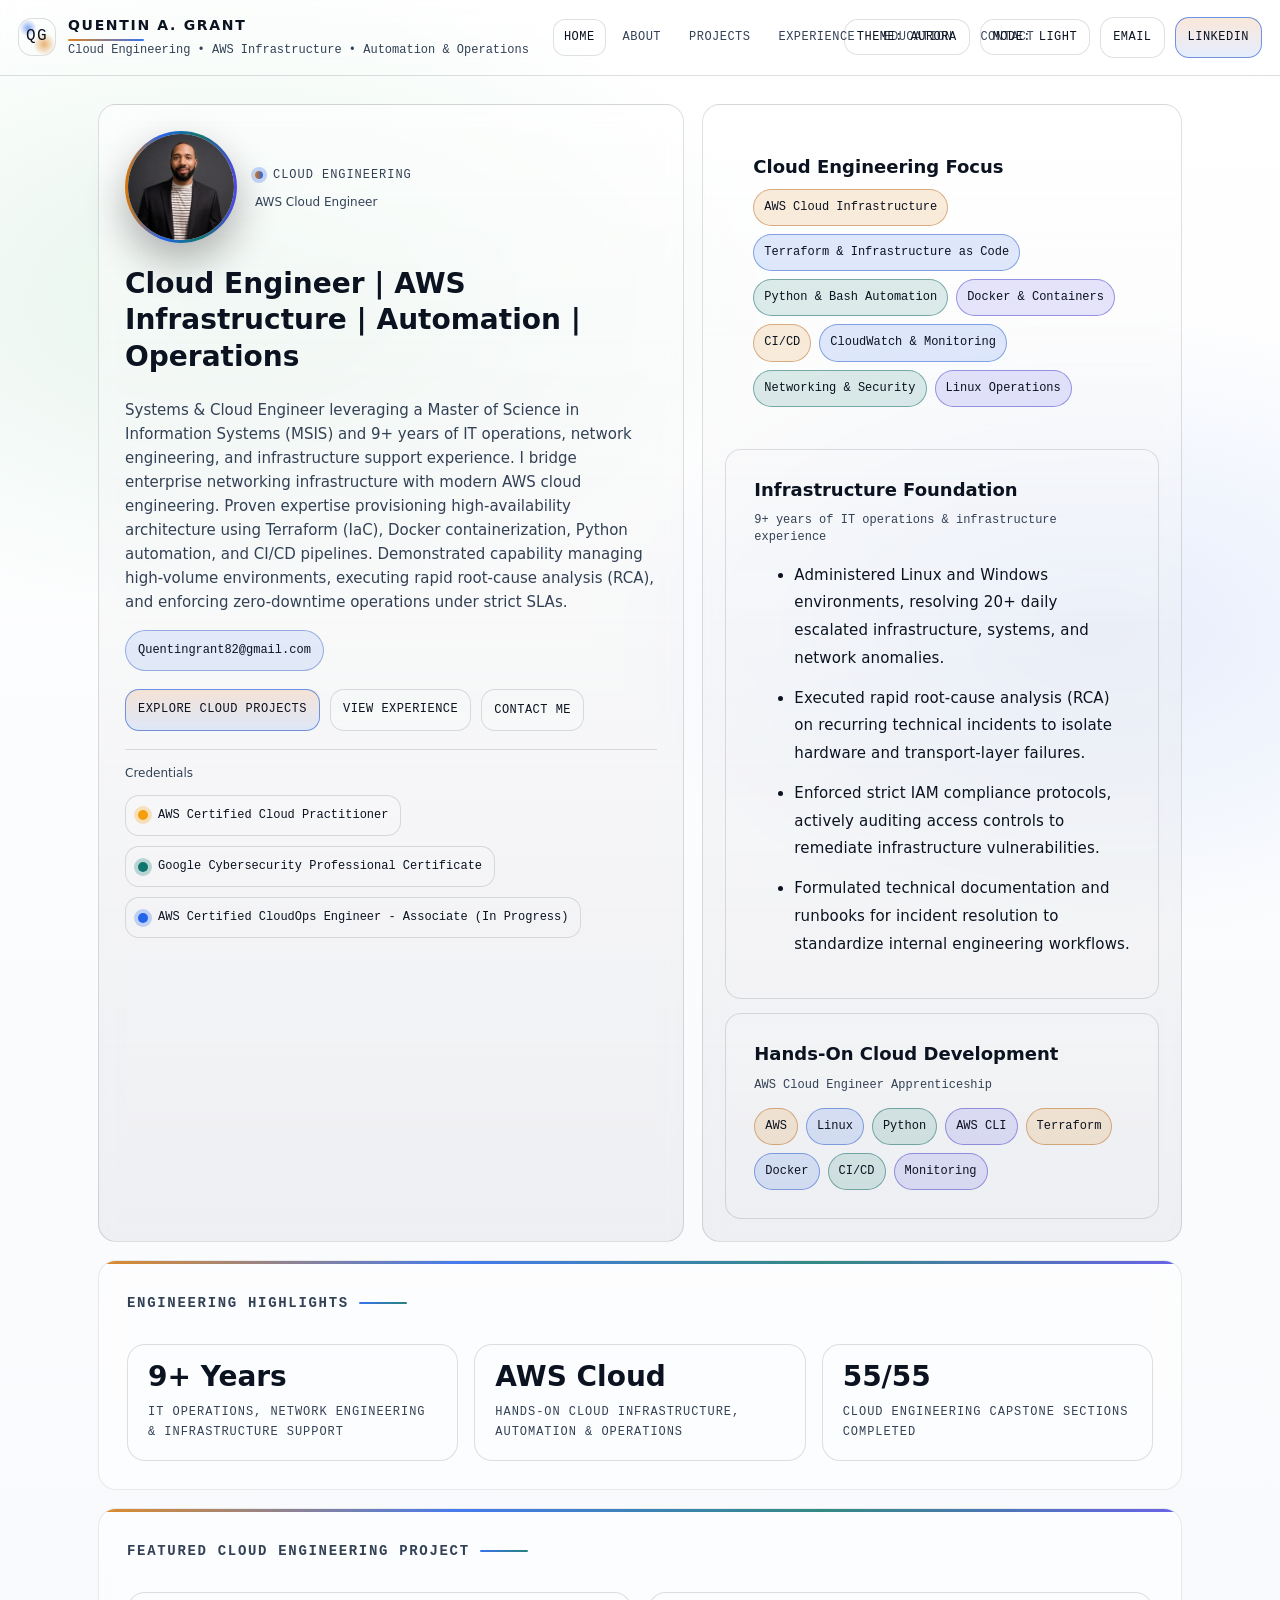
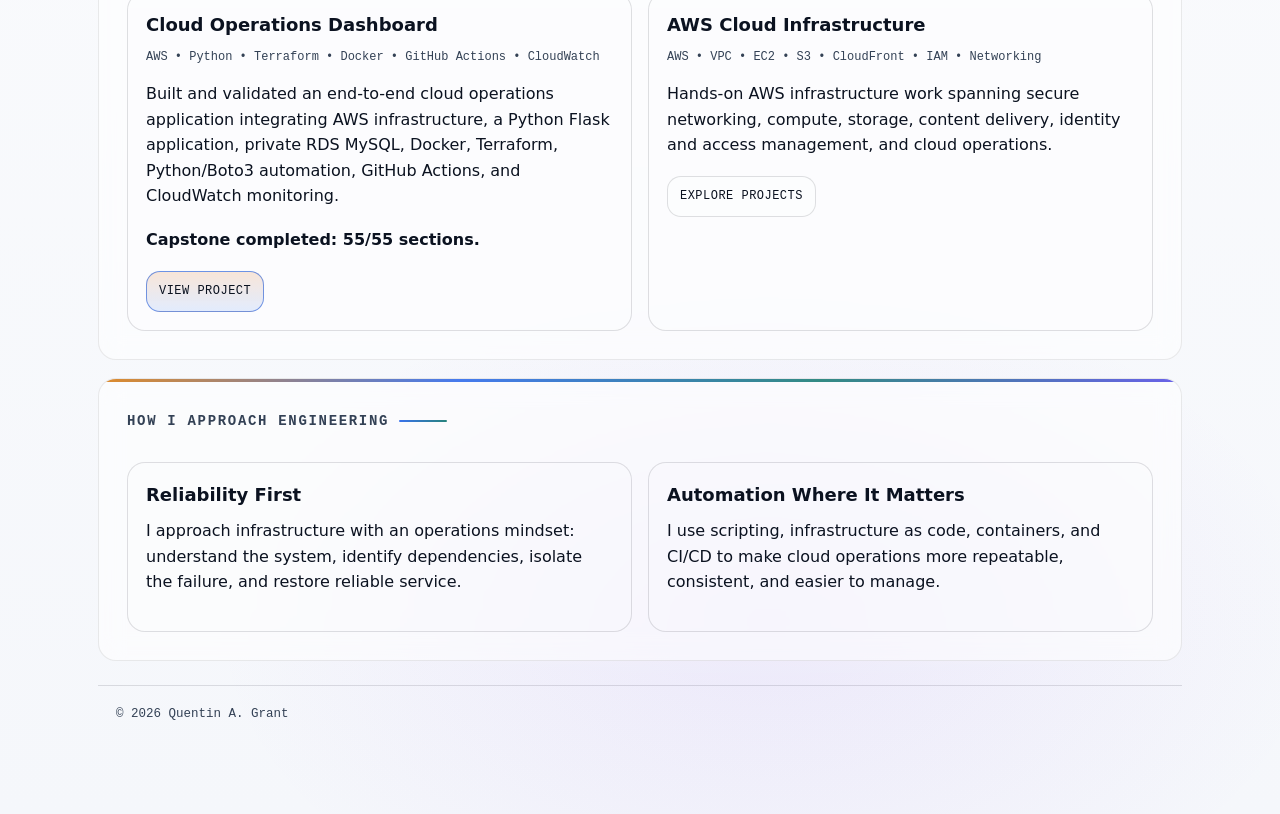
<file: index.html>
<!doctype html>
<html lang="en">
<head>
  <meta charset="utf-8" />
  <meta name="viewport" content="width=device-width,initial-scale=1" />

  <meta
    name="description"
    content="Quentin Grant — Cloud Engineer specializing in AWS infrastructure, automation, operations, Terraform, Docker, CI/CD, and monitoring."
  />

  <meta property="og:title" content="Quentin Grant | Cloud Engineer" />
  <meta
    property="og:description"
    content="Cloud Engineering • AWS Infrastructure • Automation & Operations"
  />
  <meta property="og:type" content="website" />
  <meta property="og:image" content="(Main) Profile Photo.jpg" />

  <title>Quentin A. Grant | Cloud Engineer</title>
  


 <!-- Google Structured Data for Quentin A. Grant -->
<!-- Purpose: Provides structured identity and professional information for search engines. -->
<script type="application/ld+json">
{
  "@context": "https://schema.org",
  "@type": "Person",
  "name": "Quentin A. Grant",
  "alternateName": "Quentin Grant",
  "url": "https://github.com/quentin-grant",
  "jobTitle": [
    "Cloud Engineer",
    "Author",
    "Entrepreneur",
    "Inspirational Figure",
    "Content Creator"
  ],
  "description": "Quentin A. Grant is a Cloud Engineer, Author, Entrepreneur, Inspirational Figure, and Content Creator.",
  "sameAs": [
    "https://www.linkedin.com/in/quentingrant/",
    "https://www.instagram.com/quentingrant.official/",
    "https://github.com/quentin-grant",
    "https://threads.com/@quentingrant.official"
  ]
}
</script>


  <link rel="stylesheet" href="styles.css" />
</head>

<body data-theme="aurora" data-page="home">

  <a class="skip" href="#content">Skip to content</a>

  <header>
    <div class="topbar">

      <div class="brand">

        <div class="logo" aria-hidden="true">
          QG
        </div>

        <div>
          <h1>Quentin A. Grant</h1>

          <p>
            Cloud Engineering • AWS Infrastructure • Automation & Operations
          </p>
        </div>

      </div>

      <nav aria-label="Primary">

        <a href="index.html">
          Home
        </a>

        <a href="about.html">
          About
        </a>

        <a href="projects.html">
          Projects
        </a>

        <a href="experience.html">
          Experience
        </a>

        <a href="education.html">
          Education
        </a>

        <a href="contact.html">
          Contact
        </a>

      </nav>

      <div class="actions">

        <button
          class="btn"
          id="themeBtn"
          type="button"
        >
          Theme: Aurora
        </button>

        <button
          class="btn"
          id="modeBtn"
          type="button"
        >
          Mode: Dark
        </button>

        <a
          class="btn"
          href="mailto:Quentingrant82@gmail.com"
        >
          Email
        </a>

        <a
          class="btn primary"
          href="https://www.linkedin.com/in/quentingrant/"
          target="_blank"
          rel="noreferrer"
        >
          LinkedIn
        </a>

      </div>

    </div>
  </header>


  <main id="content">


    <!-- HERO -->

    <section class="hero">

      <div class="card left">

        <div class="heroTop">

          <a
            href="https://www.linkedin.com/in/quentingrant/"
            target="_blank"
            rel="noreferrer"
            aria-label="Open Quentin Grant LinkedIn profile"
          >

            <img
              class="avatar"
              src="(Main) Profile Photo.jpg"
              alt="Quentin Grant profile photo"
            />

          </a>

          <div>

            <div class="kicker">
              <span class="dot"></span>
              Cloud Engineering
            </div>

            <div class="small roleLabel">
              AWS Cloud Engineer
            </div>

          </div>

        </div>


        <h2
          class="portfolio-headline"
          style="font-size: 28px; font-weight: 600; line-height: 1.3;"
        >
          Cloud Engineer | AWS Infrastructure | Automation | Operations
        </h2>


        <p class="sub">

          Systems & Cloud Engineer leveraging a Master of Science in Information Systems (MSIS) and 9+ years of IT operations, network engineering, and infrastructure support experience. 
          I bridge enterprise networking infrastructure with modern AWS cloud engineering. 
          Proven expertise provisioning high-availability architecture using Terraform (IaC), Docker containerization, Python automation, and CI/CD pipelines. 
          Demonstrated capability managing high-volume environments, executing rapid root-cause analysis (RCA), and enforcing zero-downtime operations under strict SLAs.

        </p>


        <div
          class="meta"
          aria-label="Quick facts"
        >

          <span class="chip">

            <a href="mailto:Quentingrant82@gmail.com">
              Quentingrant82@gmail.com
            </a>

          </span>

        </div>


        <div class="heroActions">

          <a
            class="btn primary"
            href="projects.html"
          >
            Explore Cloud Projects
          </a>

          <a
            class="btn"
            href="experience.html"
          >
            View Experience
          </a>

          <button
            class="btn"
            id="copyEmail"
            type="button"
          >
            Contact Me
          </button>

        </div>


        <div class="divider"></div>


        <div class="small">
          Credentials
        </div>


        <div
          class="badges"
          aria-label="Credentials"
        >

          <span
            class="badge"
            data-brand="aws"
          >

            <span
              class="pillDot"
              aria-hidden="true"
            ></span>

            AWS Certified Cloud Practitioner

          </span>


          <span
            class="badge"
            data-brand="security"
          >

            <span
              class="pillDot"
              aria-hidden="true"
            ></span>

            Google Cybersecurity Professional Certificate

          </span>


          <span
            class="badge"
            data-brand="google"
          >

            <span
              class="pillDot"
              aria-hidden="true"
            ></span>

            AWS Certified CloudOps Engineer - Associate
            (In Progress)

          </span>

        </div>

      </div>


      <!-- RIGHT COLUMN -->

      <aside
        class="card right"
        aria-label="Professional highlights"
      >

        <div class="item flatItem">

          <h3>
            Cloud Engineering Focus
          </h3>

          <div
            class="stack"
            aria-label="Cloud engineering focus areas"
          >

            <span class="tag">
              AWS Cloud Infrastructure
            </span>

            <span class="tag">
              Terraform & Infrastructure as Code
            </span>

            <span class="tag">
              Python & Bash Automation
            </span>

            <span class="tag">
              Docker & Containers
            </span>

            <span class="tag">
              CI/CD
            </span>

            <span class="tag">
              CloudWatch & Monitoring
            </span>

            <span class="tag">
              Networking & Security
            </span>

            <span class="tag">
              Linux Operations
            </span>

          </div>

        </div>


        <div class="item">

          <h3>
            Infrastructure Foundation
          </h3>

          <div class="where">
            9+ years of IT operations & infrastructure experience
          </div>

          <ul>

            <li>
              Administered Linux and Windows environments, resolving 20+ daily escalated infrastructure, systems, and network anomalies.

            </li>

            <li>
              Executed rapid root-cause analysis (RCA) on recurring technical incidents to isolate hardware and transport-layer failures.
            </li>

            <li>
              Enforced strict IAM compliance protocols, actively auditing access controls to remediate infrastructure vulnerabilities.
            </li>

            <li>
              Formulated technical documentation and runbooks for incident resolution to standardize internal engineering workflows.
            </li>

          </ul>

        </div>


        <div class="item">

          <h3>
            Hands-On Cloud Development
          </h3>

          <div class="where">
            AWS Cloud Engineer Apprenticeship
          </div>

          <div class="stack topGap">

            <span class="tag">
              AWS
            </span>

            <span class="tag">
              Linux
            </span>

            <span class="tag">
              Python
            </span>

            <span class="tag">
              AWS CLI
            </span>

            <span class="tag">
              Terraform
            </span>

            <span class="tag">
              Docker
            </span>

            <span class="tag">
              CI/CD
            </span>

            <span class="tag">
              Monitoring
            </span>

          </div>

        </div>

      </aside>

    </section>


    <!-- ENGINEERING HIGHLIGHTS -->

    <section class="card section">

      <h2>
        Engineering Highlights
      </h2>

      <div class="statsGrid">

        <div class="statCard">

          <div class="statNumber">
            9+ Years
          </div>

          <div class="statLabel">
            IT Operations, Network Engineering & Infrastructure Support
          </div>

        </div>


        <div class="statCard">

          <div class="statNumber">
            AWS Cloud
          </div>

          <div class="statLabel">
            Hands-On Cloud Infrastructure, Automation & Operations
          </div>

        </div>


        <div class="statCard">

          <div class="statNumber">
            55/55
          </div>

          <div class="statLabel">
            Cloud Engineering Capstone Sections Completed
          </div>

        </div>

      </div>

    </section>


    <!-- FEATURED PROJECT -->

    <section class="card section">

      <h2>
        Featured Cloud Engineering Project
      </h2>


      <div class="projectPreviewGrid">


        <article class="projectPreviewCard">

          <h3>
            Cloud Operations Dashboard
          </h3>

          <div class="projectMeta">
            AWS • Python • Terraform • Docker • GitHub Actions • CloudWatch
          </div>

          <p>
            Built and validated an end-to-end cloud operations application
            integrating AWS infrastructure, a Python Flask application,
            private RDS MySQL, Docker, Terraform, Python/Boto3 automation,
            GitHub Actions, and CloudWatch monitoring.
          </p>

          <p>
            <strong>
              Capstone completed: 55/55 sections.
            </strong>
          </p>

          <a
            class="btn primary"
            href="projects.html"
          >
            View Project
          </a>

        </article>


        <article class="projectPreviewCard">

          <h3>
            AWS Cloud Infrastructure
          </h3>

          <div class="projectMeta">
            AWS • VPC • EC2 • S3 • CloudFront • IAM • Networking
          </div>

          <p>
            Hands-on AWS infrastructure work spanning secure networking,
            compute, storage, content delivery, identity and access
            management, and cloud operations.
          </p>

          <a
            class="btn"
            href="projects.html"
          >
            Explore Projects
          </a>

        </article>


      </div>

    </section>


    <!-- CAREER POSITIONING -->

    <section class="card section">

      <h2>
        How I Approach Engineering
      </h2>


      <div class="projectPreviewGrid">


        <article class="projectPreviewCard">

          <h3>
            Reliability First
          </h3>

          <p>
            I approach infrastructure with an operations mindset:
            understand the system, identify dependencies, isolate the
            failure, and restore reliable service.
          </p>

        </article>


        <article class="projectPreviewCard">

          <h3>
            Automation Where It Matters
          </h3>

          <p>
            I use scripting, infrastructure as code, containers, and
            CI/CD to make cloud operations more repeatable, consistent,
            and easier to manage.
          </p>

        </article>


      </div>

    </section>


    <!-- FOOTER -->

    <div class="footer">

      <div>
        © <span id="year"></span> Quentin A. Grant
      </div>

    </div>


  </main>


  <script src="script.js"></script>

</body>
</html>
</file>
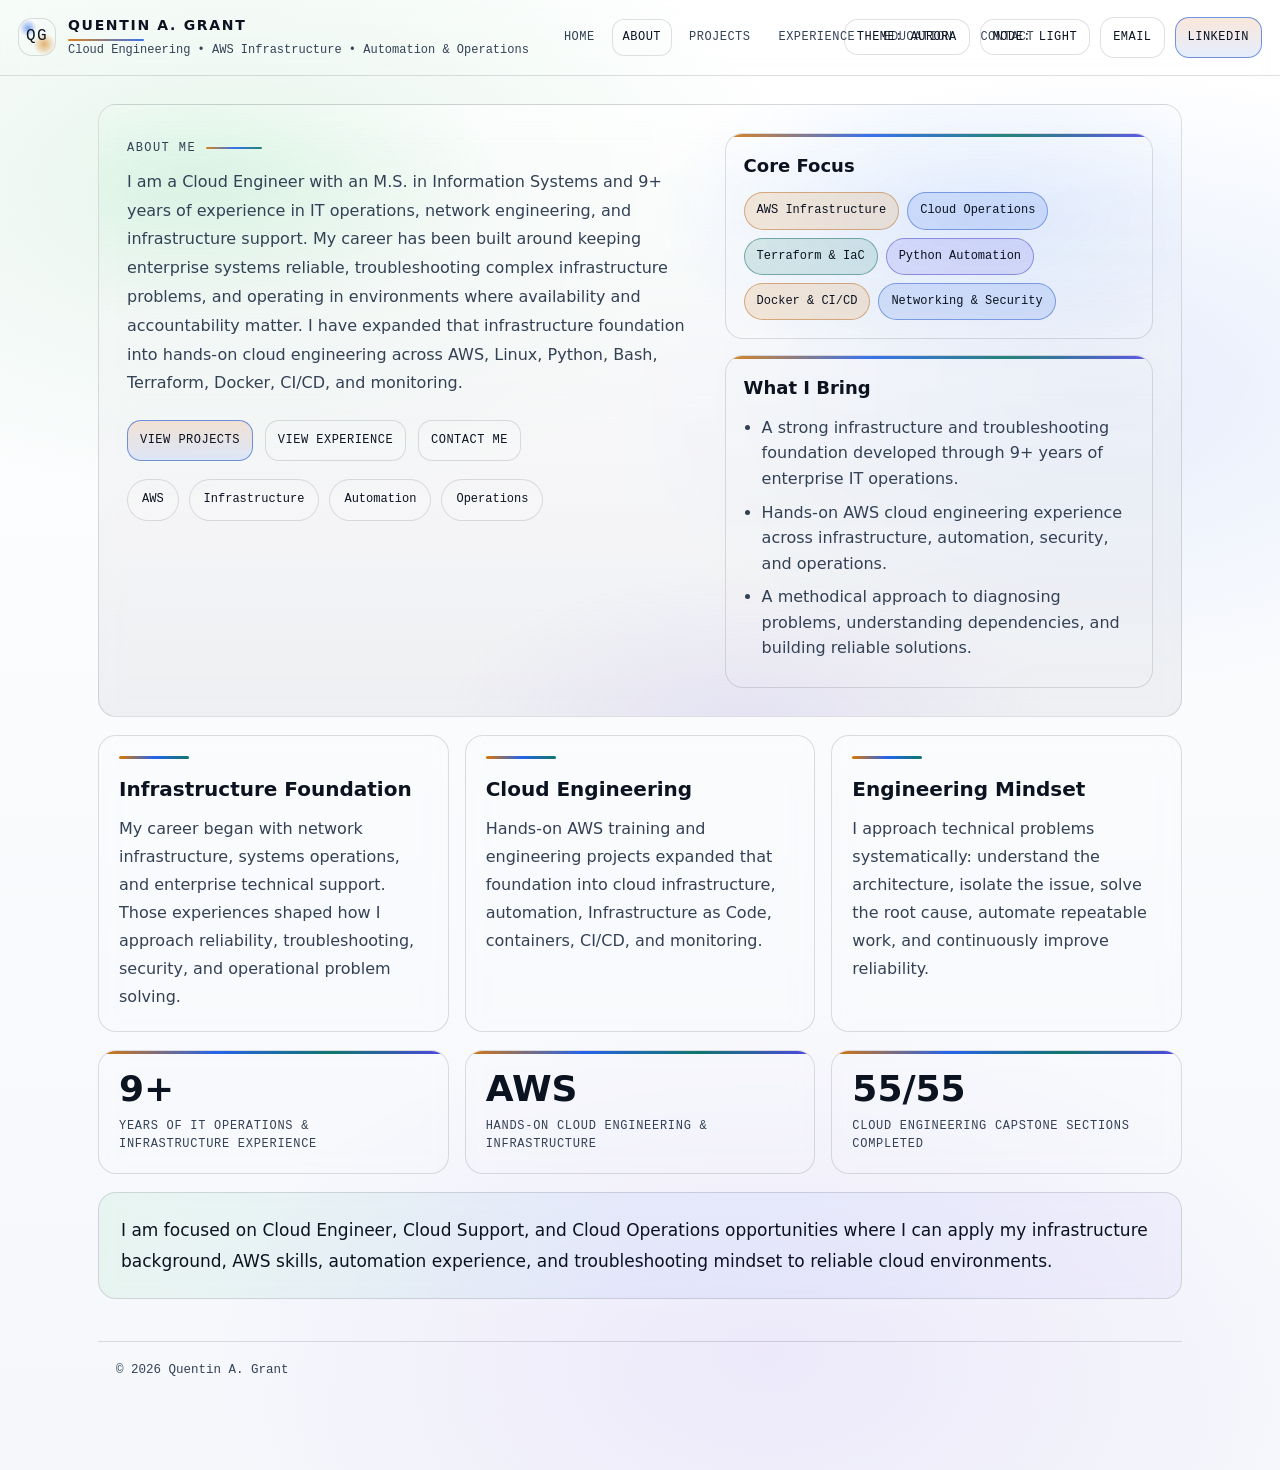
<file: about.html>
<!doctype html>
<html lang="en">
<head>
  <meta charset="utf-8" />
  <meta name="viewport" content="width=device-width,initial-scale=1" />

  <meta
    name="description"
    content="About Quentin Grant — Cloud Engineer specializing in AWS infrastructure, automation, and operations."
  />

  <meta property="og:title" content="Quentin Grant | About" />
  <meta
    property="og:description"
    content="Cloud Engineering • AWS Infrastructure • Automation & Operations"
  />
  <meta property="og:type" content="website" />
  <meta property="og:image" content="(Main) Profile Photo.jpg" />

  <title>Quentin A. Grant | About</title>

  <link rel="stylesheet" href="styles.css" />

  <style>
    .about-shell{
      display:grid;
      gap:18px;
    }

    .about-hero{
      position:relative;
      overflow:hidden;
      padding:28px;
    }

    .about-hero::before{
      content:"";
      position:absolute;
      inset:0;
      background:
        radial-gradient(520px 240px at 8% 12%, rgba(34,197,94,.12), transparent 60%),
        radial-gradient(540px 260px at 82% 18%, rgba(59,130,246,.14), transparent 62%),
        radial-gradient(500px 240px at 60% 100%, rgba(167,139,250,.12), transparent 60%);
      pointer-events:none;
    }

    .about-hero-grid{
      position:relative;
      z-index:1;
      display:grid;
      grid-template-columns:1.15fr .85fr;
      gap:18px;
      align-items:stretch;
    }

    .about-main,
    .about-side{
      min-width:0;
    }

    .about-kicker{
      display:inline-flex;
      align-items:center;
      gap:10px;
      font-family:var(--mono);
      font-size:12px;
      letter-spacing:.12em;
      text-transform:uppercase;
      color:var(--muted);
      margin-bottom:10px;
    }

    .about-kicker::after{
      content:"";
      width:56px;
      height:2px;
      border-radius:999px;
      background:linear-gradient(90deg, var(--a1), var(--a2), var(--a3));
      opacity:.9;
    }

    .about-title{
      margin:0 0 12px;
      font-size:clamp(30px, 4vw, 46px);
      line-height:1.05;
      letter-spacing:-.03em;
      max-width:12ch;
    }

    .about-lead{
      margin:0;
      color:var(--muted);
      font-size:16px;
      line-height:1.8;
      max-width:64ch;
    }

    .about-action-row{
      display:flex;
      flex-wrap:wrap;
      gap:12px;
      margin-top:22px;
    }

    .about-mini-row{
      display:flex;
      flex-wrap:wrap;
      gap:10px;
      margin-top:18px;
    }

    .about-mini-chip{
      padding:10px 14px;
      border-radius:999px;
      border:1px solid var(--line);
      background:rgba(255,255,255,.05);
      font-family:var(--mono);
      font-size:12px;
      color:var(--text);
    }

    .about-side{
      display:flex;
      flex-direction:column;
      gap:16px;
    }

    .about-panel{
      position:relative;
      border:1px solid var(--line);
      border-radius:18px;
      background:rgba(255,255,255,.04);
      padding:18px;
      overflow:hidden;
    }

    .about-panel::before{
      content:"";
      position:absolute;
      left:0;
      top:0;
      right:0;
      height:3px;
      background:linear-gradient(90deg, var(--a1), var(--a2), var(--a3), var(--a4));
      opacity:.9;
    }

    .about-panel h3{
      margin:0 0 12px;
      font-size:18px;
    }

    .about-focus-tags{
      display:flex;
      flex-wrap:wrap;
      gap:8px;
    }

    .about-focus-tags span{
      display:inline-flex;
      align-items:center;
      justify-content:center;
      padding:8px 12px;
      border-radius:999px;
      font-family:var(--mono);
      font-size:12px;
      white-space:nowrap;
      border:1px solid var(--line);
      color:var(--text);
    }

    .about-list{
      margin:0;
      padding-left:18px;
      color:var(--muted);
    }

    .about-list li{
      margin:8px 0;
      line-height:1.6;
    }

    .about-story{
      display:grid;
      grid-template-columns:repeat(3,1fr);
      gap:16px;
    }

    .story-card{
      position:relative;
      padding:20px;
      border-radius:18px;
      border:1px solid var(--line);
      background:rgba(255,255,255,.035);
    }

    .story-card .story-line{
      width:70px;
      height:3px;
      border-radius:999px;
      background:linear-gradient(90deg, var(--a1), var(--a2), var(--a3));
      margin-bottom:14px;
    }

    .story-card h3{
      margin:0 0 10px;
      font-size:20px;
    }

    .story-card p{
      margin:0;
      color:var(--muted);
      line-height:1.75;
    }

    .about-stats{
      display:grid;
      grid-template-columns:repeat(3,1fr);
      gap:16px;
    }

    .about-stat{
      position:relative;
      padding:20px;
      border-radius:18px;
      border:1px solid var(--line);
      background:linear-gradient(180deg,rgba(255,255,255,.07),rgba(255,255,255,.03));
      overflow:hidden;
    }

    .about-stat::before{
      content:"";
      position:absolute;
      inset:0 auto auto 0;
      width:100%;
      height:3px;
      background:linear-gradient(90deg,var(--a1),var(--a2),var(--a3),var(--a4));
    }

    .about-stat-number{
      font-size:36px;
      font-weight:800;
      line-height:1;
      margin-bottom:10px;
    }

    .about-stat-label{
      font-family:var(--mono);
      font-size:12px;
      letter-spacing:.06em;
      text-transform:uppercase;
      color:var(--muted);
      line-height:1.5;
    }

    .about-cta-box{
      padding:22px;
      border-radius:18px;
      border:1px solid var(--line);
      background:linear-gradient(
        90deg,
        rgba(34,197,94,.07),
        rgba(59,130,246,.07),
        rgba(167,139,250,.07)
      );
    }

    .about-cta-box p{
      margin:0;
      font-size:17px;
      line-height:1.8;
      color:var(--text);
    }

    @media (max-width:980px){
      .about-hero-grid,
      .about-story,
      .about-stats{
        grid-template-columns:1fr;
      }
    }
  </style>
</head>

<body data-theme="aurora" data-page="about">

  <a class="skip" href="#content">Skip to content</a>

  <header>
    <div class="topbar">

      <div class="brand">
        <div class="logo" aria-hidden="true">QG</div>

        <div>
          <h1>Quentin A. Grant</h1>
          <p>
            Cloud Engineering • AWS Infrastructure • Automation & Operations
          </p>
        </div>
      </div>

      <nav aria-label="Primary">
        <a href="index.html">Home</a>
        <a href="about.html" class="active">About</a>
        <a href="projects.html">Projects</a>
        <a href="experience.html">Experience</a>
        <a href="education.html">Education</a>
        <a href="contact.html">Contact</a>
      </nav>

      <div class="actions">

        <button class="btn" id="themeBtn" type="button">
          Theme: Aurora
        </button>

        <button class="btn" id="modeBtn" type="button">
          Mode: Dark
        </button>

        <a class="btn" href="mailto:Quentingrant82@gmail.com">
          Email
        </a>

        <a
          class="btn primary"
          href="https://www.linkedin.com/in/quentingrant/"
          target="_blank"
          rel="noreferrer"
        >
          LinkedIn
        </a>

      </div>
    </div>
  </header>


  <main id="content" class="about-shell">


    <!-- ABOUT HERO -->

    <section class="card about-hero">

      <div class="about-hero-grid">

        <div class="about-main">

          <div class="about-kicker">
            About Me
          </div>

          <p class="about-lead">
            I am a Cloud Engineer with an M.S. in Information Systems
            and 9+ years of experience in IT operations, network engineering,
            and infrastructure support.

            My career has been built around keeping enterprise systems
            reliable, troubleshooting complex infrastructure problems,
            and operating in environments where availability and
            accountability matter.

            I have expanded that infrastructure foundation into hands-on
            cloud engineering across AWS, Linux, Python, Bash, Terraform,
            Docker, CI/CD, and monitoring.
          </p>


          <div class="about-action-row">

            <a
              class="btn primary"
              href="projects.html"
            >
              View Projects
            </a>

            <a
              class="btn"
              href="experience.html"
            >
              View Experience
            </a>

            <a
              class="btn"
              href="contact.html"
            >
              Contact Me
            </a>

          </div>


          <div class="about-mini-row">

            <span class="about-mini-chip">
              AWS
            </span>

            <span class="about-mini-chip">
              Infrastructure
            </span>

            <span class="about-mini-chip">
              Automation
            </span>

            <span class="about-mini-chip">
              Operations
            </span>

          </div>

        </div>


        <aside class="about-side">

          <div class="about-panel">

            <h3>
              Core Focus
            </h3>

            <div class="about-focus-tags">

              <span>AWS Infrastructure</span>
              <span>Cloud Operations</span>
              <span>Terraform & IaC</span>
              <span>Python Automation</span>
              <span>Docker & CI/CD</span>
              <span>Networking & Security</span>

            </div>

          </div>


          <div class="about-panel">

            <h3>
              What I Bring
            </h3>

            <ul class="about-list">

              <li>
                A strong infrastructure and troubleshooting foundation
                developed through 9+ years of enterprise IT operations.
              </li>

              <li>
                Hands-on AWS cloud engineering experience across
                infrastructure, automation, security, and operations.
              </li>

              <li>
                A methodical approach to diagnosing problems,
                understanding dependencies, and building reliable solutions.
              </li>

            </ul>

          </div>

        </aside>

      </div>

    </section>


    <!-- PROFESSIONAL STORY -->

    <section class="about-story">

      <article class="story-card card">

        <div class="story-line"></div>

        <h3>
          Infrastructure Foundation
        </h3>

        <p>
          My career began with network infrastructure, systems operations,
          and enterprise technical support. Those experiences shaped how
          I approach reliability, troubleshooting, security, and operational
          problem solving.
        </p>

      </article>


      <article class="story-card card">

        <div class="story-line"></div>

        <h3>
          Cloud Engineering
        </h3>

        <p>
          Hands-on AWS training and engineering projects expanded that
          foundation into cloud infrastructure, automation, Infrastructure
          as Code, containers, CI/CD, and monitoring.
        </p>

      </article>


      <article class="story-card card">

        <div class="story-line"></div>

        <h3>
          Engineering Mindset
        </h3>

        <p>
          I approach technical problems systematically: understand the
          architecture, isolate the issue, solve the root cause, automate
          repeatable work, and continuously improve reliability.
        </p>

      </article>

    </section>


    <!-- HIGHLIGHTS -->

    <section class="about-stats">

      <div class="about-stat card">

        <div class="about-stat-number">
          9+
        </div>

        <div class="about-stat-label">
          Years of IT Operations & Infrastructure Experience
        </div>

      </div>


      <div class="about-stat card">

        <div class="about-stat-number">
          AWS
        </div>

        <div class="about-stat-label">
          Hands-On Cloud Engineering & Infrastructure
        </div>

      </div>


      <div class="about-stat card">

        <div class="about-stat-number">
          55/55
        </div>

        <div class="about-stat-label">
          Cloud Engineering Capstone Sections Completed
        </div>

      </div>

    </section>


    <!-- CTA -->

    <section class="about-cta-box card">

      <p>
        I am focused on Cloud Engineer, Cloud Support, and Cloud Operations
        opportunities where I can apply my infrastructure background,
        AWS skills, automation experience, and troubleshooting mindset
        to reliable cloud environments.
      </p>

    </section>


    <div class="footer">

      <div>
        © <span id="year"></span> Quentin A. Grant
      </div>

    </div>

  </main>


  <script src="script.js"></script>

</body>
</html>
</file>
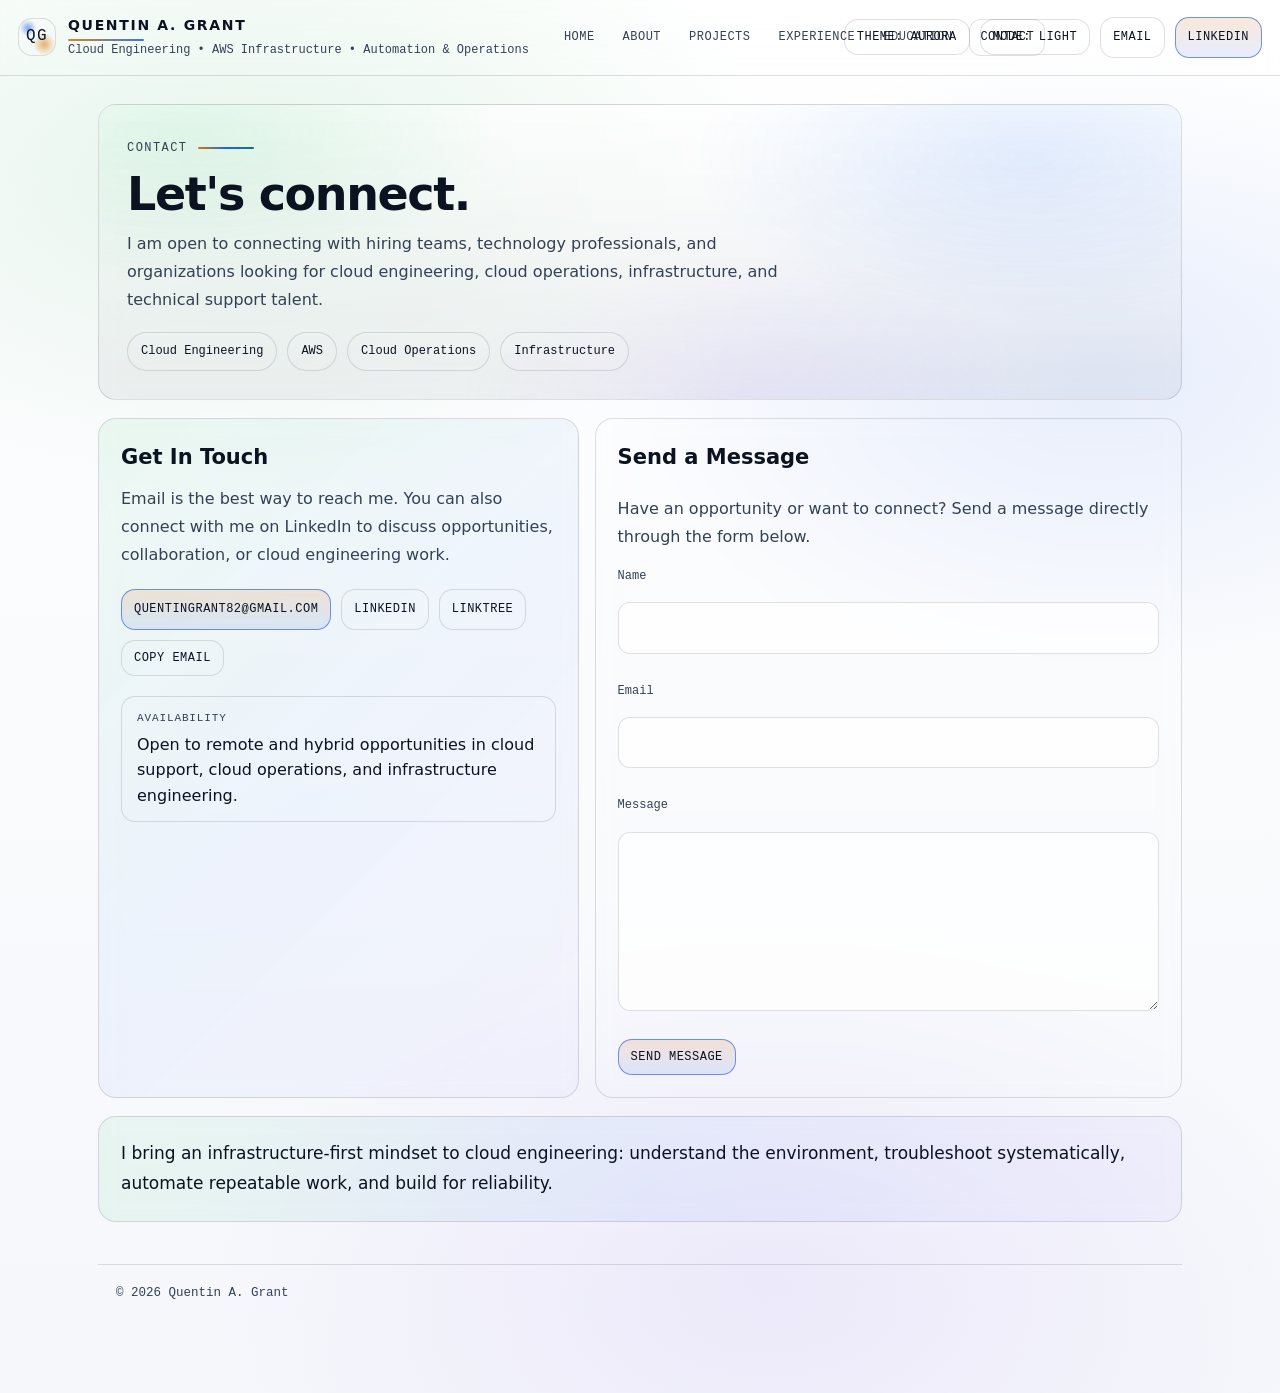
<file: contact.html>
<!doctype html>
<html lang="en">
<head>
  <meta charset="utf-8" />
  <meta name="viewport" content="width=device-width,initial-scale=1" />

  <meta
    name="description"
    content="Contact Quentin Grant — Cloud Engineer specializing in AWS infrastructure, automation, and operations."
  />

  <meta property="og:title" content="Quentin Grant | Contact" />
  <meta
    property="og:description"
    content="Cloud Engineering • AWS Infrastructure • Automation & Operations"
  />
  <meta property="og:type" content="website" />
  <meta property="og:image" content="(Main) Profile Photo.jpg" />

  <title>Quentin A. Grant | Contact</title>

  <link rel="stylesheet" href="styles.css" />

  <style>
    .contact-shell{
      display:grid;
      gap:18px;
    }

    .contact-hero{
      position:relative;
      overflow:hidden;
      padding:28px;
    }

    .contact-hero::before{
      content:"";
      position:absolute;
      inset:0;
      background:
        radial-gradient(520px 240px at 8% 10%, rgba(34,197,94,.11), transparent 60%),
        radial-gradient(540px 260px at 86% 18%, rgba(59,130,246,.13), transparent 62%),
        radial-gradient(480px 240px at 60% 100%, rgba(167,139,250,.11), transparent 60%);
      pointer-events:none;
    }

    .contact-hero-inner{
      position:relative;
      z-index:1;
    }

    .contact-kicker{
      display:inline-flex;
      align-items:center;
      gap:10px;
      margin-bottom:12px;
      color:var(--muted);
      font-family:var(--mono);
      font-size:12px;
      letter-spacing:.12em;
      text-transform:uppercase;
    }

    .contact-kicker::after{
      content:"";
      width:56px;
      height:2px;
      border-radius:999px;
      background:linear-gradient(90deg,var(--a1),var(--a2),var(--a3));
    }

    .contact-title{
      margin:0 0 12px;
      font-size:clamp(32px,4vw,46px);
      line-height:1.05;
      letter-spacing:-.03em;
    }

    .contact-lead{
      margin:0;
      max-width:68ch;
      color:var(--muted);
      font-size:16px;
      line-height:1.75;
    }

    .contact-chips{
      display:flex;
      flex-wrap:wrap;
      gap:10px;
      margin-top:18px;
    }

    .contact-chip{
      padding:9px 13px;
      border:1px solid var(--line);
      border-radius:999px;
      background:rgba(255,255,255,.05);
      color:var(--text);
      font-family:var(--mono);
      font-size:12px;
    }

    .contact-grid{
      display:grid;
      grid-template-columns:.9fr 1.1fr;
      gap:16px;
    }

    .contact-card{
      padding:22px;
      border:1px solid var(--line);
      border-radius:18px;
      background:rgba(255,255,255,.035);
    }

    .contact-card.featured{
      background:
        linear-gradient(
          135deg,
          rgba(34,197,94,.07),
          rgba(59,130,246,.06),
          rgba(167,139,250,.05)
        );
    }

    .contact-card h2{
      margin:0 0 10px;
      font-size:21px;
    }

    .contact-card h3{
      margin:22px 0 6px;
      font-size:15px;
      font-family:var(--mono);
      letter-spacing:.04em;
    }

    .contact-card h3:first-of-type{
      margin-top:18px;
    }

    .contact-text{
      margin:0;
      color:var(--muted);
      line-height:1.75;
    }

    .contact-actions{
      display:flex;
      flex-wrap:wrap;
      gap:10px;
      margin-top:20px;
    }

    .contact-email{
      word-break:break-word;
    }

    .contact-meta{
      display:grid;
      gap:12px;
      margin-top:20px;
    }

    .contact-meta-item{
      padding:13px 15px;
      border:1px solid var(--line);
      border-radius:14px;
      background:rgba(255,255,255,.025);
    }

    .contact-meta-label{
      display:block;
      margin-bottom:4px;
      color:var(--muted);
      font-family:var(--mono);
      font-size:11px;
      letter-spacing:.08em;
      text-transform:uppercase;
    }

    .contact-meta-value{
      color:var(--text);
      line-height:1.5;
    }

    .contact-form{
      display:grid;
      gap:10px;
    }

    .contact-form label{
      margin-top:6px;
      color:var(--muted);
      font-family:var(--mono);
      font-size:12px;
    }

    .contact-form input,
    .contact-form textarea{
      width:100%;
      box-sizing:border-box;
      border:1px solid var(--line);
      border-radius:12px;
      background:rgba(0,0,0,.16);
      color:var(--text);
      padding:12px 14px;
      font:inherit;
      outline:none;
    }

    .contact-form textarea{
      min-height:140px;
      resize:vertical;
    }

    .contact-form input:focus,
    .contact-form textarea:focus{
      border-color:var(--a2);
      box-shadow:0 0 0 3px rgba(59,130,246,.10);
    }

    .contact-form button{
      width:max-content;
      margin-top:6px;
    }

    .contact-status{
      margin:4px 0 0;
      line-height:1.5;
    }

    .contact-bottom{
      padding:22px;
      border:1px solid var(--line);
      border-radius:18px;
      background:
        linear-gradient(
          90deg,
          rgba(34,197,94,.07),
          rgba(59,130,246,.07),
          rgba(167,139,250,.07)
        );
    }

    .contact-bottom p{
      margin:0;
      color:var(--text);
      font-size:17px;
      line-height:1.75;
    }

    @media (max-width:980px){
      .contact-grid{
        grid-template-columns:1fr;
      }
    }
  </style>
</head>


<body data-theme="aurora" data-page="contact">

  <a class="skip" href="#content">Skip to content</a>


  <header>
    <div class="topbar">

      <div class="brand">

        <div class="logo" aria-hidden="true">
          QG
        </div>

        <div>
          <h1>Quentin A. Grant</h1>
          <p>
            Cloud Engineering • AWS Infrastructure • Automation & Operations
          </p>
        </div>

      </div>


      <nav aria-label="Primary">

        <a href="index.html">Home</a>
        <a href="about.html">About</a>
        <a href="projects.html">Projects</a>
        <a href="experience.html">Experience</a>
        <a href="education.html">Education</a>
        <a href="contact.html" class="active">Contact</a>

      </nav>


      <div class="actions">

        <button class="btn" id="themeBtn" type="button">
          Theme: Aurora
        </button>

        <button class="btn" id="modeBtn" type="button">
          Mode: Dark
        </button>

        <a class="btn" href="mailto:Quentingrant82@gmail.com">
          Email
        </a>

        <a
          class="btn primary"
          href="https://www.linkedin.com/in/quentingrant/"
          target="_blank"
          rel="noreferrer"
        >
          LinkedIn
        </a>

      </div>

    </div>
  </header>


  <main id="content" class="contact-shell">


    <!-- CONTACT HERO -->

    <section class="card contact-hero">

      <div class="contact-hero-inner">

        <div class="contact-kicker">
          Contact
        </div>

        <h2 class="contact-title">
          Let's connect.
        </h2>

        <p class="contact-lead">
          I am open to connecting with hiring teams, technology
          professionals, and organizations looking for cloud engineering,
          cloud operations, infrastructure, and technical support talent.
        </p>

        <div class="contact-chips">

          <span class="contact-chip">
            Cloud Engineering
          </span>

          <span class="contact-chip">
            AWS
          </span>

          <span class="contact-chip">
            Cloud Operations
          </span>

          <span class="contact-chip">
            Infrastructure
          </span>

        </div>

      </div>

    </section>


    <!-- CONTACT DETAILS + FORM -->

    <section class="contact-grid">


      <article class="card contact-card featured">

        <h2>
          Get In Touch
        </h2>

        <p class="contact-text">
          Email is the best way to reach me. You can also connect
          with me on LinkedIn to discuss opportunities, collaboration,
          or cloud engineering work.
        </p>


        <div class="contact-actions">

          <a
            class="btn primary contact-email"
            href="mailto:Quentingrant82@gmail.com"
          >
            Quentingrant82@gmail.com
          </a>

          <a
            class="btn"
            href="https://www.linkedin.com/in/quentingrant/"
            target="_blank"
            rel="noreferrer"
          >
            LinkedIn
          </a>

          <a
            class="btn"
            href="https://linktr.ee/Quentingrant.official"
            target="_blank"
            rel="noreferrer"
          >
            Linktree
          </a>

          <button
            class="btn"
            id="copyEmail"
            type="button"
          >
            Copy Email
          </button>

        </div>


        <div class="contact-meta">

          <div class="contact-meta-item">

            <span class="contact-meta-label">
              Availability
            </span>

            <span class="contact-meta-value">
              Open to remote and hybrid opportunities in cloud support,
              cloud operations, and infrastructure engineering.
            </span>

          </div>

        </div>

      </article>


      <form
        class="card contact-card contact-form"
        id="contactForm"
        action="https://formsubmit.co/ajax/Quentingrant82@gmail.com"
        method="POST"
      >

        <h2>
          Send a Message
        </h2>

        <p class="contact-text">
          Have an opportunity or want to connect? Send a message
          directly through the form below.
        </p>


        <label for="name">
          Name
        </label>

        <input
          id="name"
          name="name"
          type="text"
          autocomplete="name"
          required
        />


        <label for="email">
          Email
        </label>

        <input
          id="email"
          name="email"
          type="email"
          autocomplete="email"
          required
        />


        <label for="msg">
          Message
        </label>

        <textarea
          id="msg"
          name="message"
          rows="6"
          required
        ></textarea>


        <input
          type="hidden"
          name="_captcha"
          value="false"
        />

        <input
          type="hidden"
          name="_subject"
          value="New Portfolio Message"
        />

        <input
          type="hidden"
          name="_template"
          value="table"
        />

        <input
          type="hidden"
          name="_replyto"
          value=""
        />


        <button
          class="btn primary"
          id="submitBtn"
          type="submit"
        >
          Send Message
        </button>


        <p
          id="formSuccess"
          class="contact-status"
          style="display:none;"
          aria-live="polite"
        ></p>

      </form>


    </section>


    <!-- CLOSING -->

    <section class="contact-bottom card">

      <p>
        I bring an infrastructure-first mindset to cloud engineering:
        understand the environment, troubleshoot systematically,
        automate repeatable work, and build for reliability.
      </p>

    </section>


    <!-- FOOTER -->

    <div class="footer">

      <div>
        © <span id="year"></span> Quentin A. Grant
      </div>

    </div>

  </main>


  <script src="script.js"></script>


  <script>

    const contactForm = document.getElementById("contactForm");
    const submitBtn = document.getElementById("submitBtn");
    const successMsg = document.getElementById("formSuccess");
    const emailInput = document.getElementById("email");


    contactForm.addEventListener("submit", async function (e) {

      e.preventDefault();

      submitBtn.disabled = true;
      submitBtn.textContent = "Sending...";

      successMsg.style.display = "none";
      successMsg.textContent = "";


      const formData = new FormData(contactForm);

      formData.set("_replyto", emailInput.value);


      try {

        const response = await fetch(
          contactForm.action,
          {
            method: "POST",
            body: formData,
            headers: {
              Accept: "application/json"
            }
          }
        );


        const data = await response.json();


        if (response.ok && data.success === "true") {

          successMsg.style.display = "block";
          successMsg.style.color = "";
          successMsg.textContent =
            "Thanks! Your message has been sent. I’ll be in touch soon.";

          contactForm.reset();

        } else {

          successMsg.style.display = "block";
          successMsg.style.color = "#ff8a8a";
          successMsg.textContent =
            "Something went wrong. Please try again.";

        }


      } catch (error) {

        successMsg.style.display = "block";
        successMsg.style.color = "#ff8a8a";
        successMsg.textContent =
          "Unable to send right now. Please try again.";

      } finally {

        submitBtn.disabled = false;
        submitBtn.textContent = "Send Message";

      }

    });

  </script>

</body>
</html>
</file>
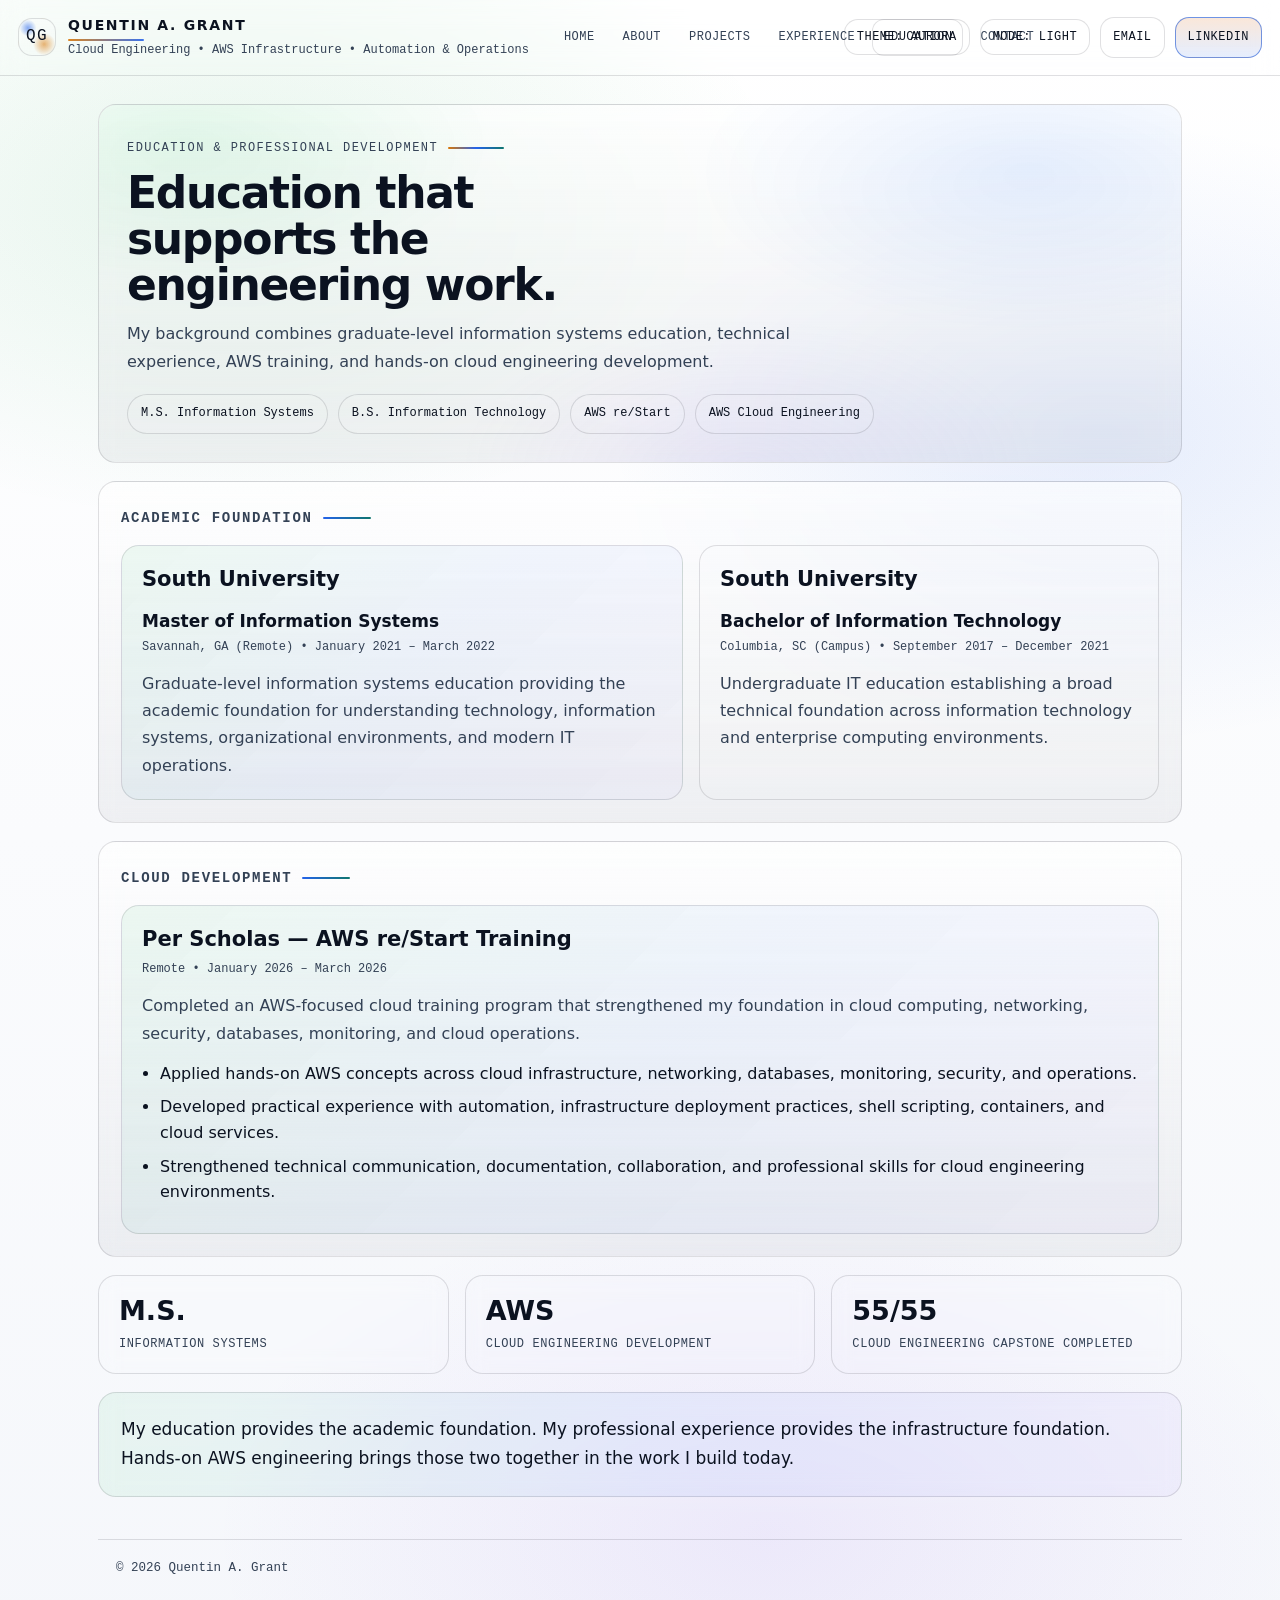
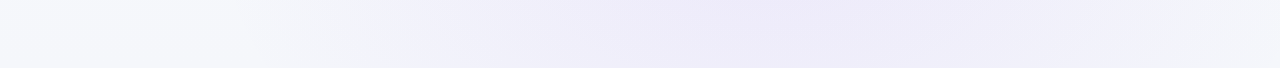
<file: education.html>
<!doctype html>
<html lang="en">
<head>
  <meta charset="utf-8" />
  <meta name="viewport" content="width=device-width,initial-scale=1" />

  <meta
    name="description"
    content="Education and professional development of Quentin Grant — M.S. in Information Systems, AWS training, and cloud engineering development."
  />

  <meta property="og:title" content="Quentin Grant | Education" />
  <meta
    property="og:description"
    content="Cloud Engineering • AWS Infrastructure • Automation & Operations"
  />
  <meta property="og:type" content="website" />
  <meta property="og:image" content="(Main) Profile Photo.jpg" />

  <title>Quentin A. Grant | Education</title>

  <link rel="stylesheet" href="styles.css" />

  <style>
    .education-shell{
      display:grid;
      gap:18px;
    }

    .education-hero{
      position:relative;
      overflow:hidden;
      padding:28px;
    }

    .education-hero::before{
      content:"";
      position:absolute;
      inset:0;
      background:
        radial-gradient(520px 240px at 8% 10%, rgba(34,197,94,.10), transparent 60%),
        radial-gradient(540px 260px at 86% 18%, rgba(59,130,246,.12), transparent 62%),
        radial-gradient(480px 240px at 60% 100%, rgba(167,139,250,.10), transparent 60%);
      pointer-events:none;
    }

    .education-hero-inner{
      position:relative;
      z-index:1;
    }

    .education-kicker{
      display:inline-flex;
      align-items:center;
      gap:10px;
      margin-bottom:12px;
      color:var(--muted);
      font-family:var(--mono);
      font-size:12px;
      letter-spacing:.12em;
      text-transform:uppercase;
    }

    .education-kicker::after{
      content:"";
      width:56px;
      height:2px;
      border-radius:999px;
      background:linear-gradient(90deg,var(--a1),var(--a2),var(--a3));
    }

    .education-title{
      margin:0 0 12px;
      max-width:17ch;
      font-size:clamp(30px,4vw,44px);
      line-height:1.05;
      letter-spacing:-.03em;
    }

    .education-lead{
      margin:0;
      max-width:70ch;
      color:var(--muted);
      font-size:16px;
      line-height:1.75;
    }

    .education-chips{
      display:flex;
      flex-wrap:wrap;
      gap:10px;
      margin-top:18px;
    }

    .education-chip{
      padding:9px 13px;
      border:1px solid var(--line);
      border-radius:999px;
      background:rgba(255,255,255,.05);
      color:var(--text);
      font-family:var(--mono);
      font-size:12px;
    }

    .education-section{
      padding:22px;
    }

    .education-section-title{
      margin:0 0 16px;
      font-size:14px;
      font-family:var(--mono);
      letter-spacing:.12em;
      text-transform:uppercase;
      color:var(--muted);
      display:inline-flex;
      align-items:center;
      gap:10px;
    }

    .education-section-title::after{
      content:"";
      width:48px;
      height:2px;
      border-radius:999px;
      background:linear-gradient(90deg,var(--a2),var(--a3));
    }

    .education-grid{
      display:grid;
      grid-template-columns:1.1fr .9fr;
      gap:16px;
    }

    .education-card{
      padding:20px;
      border:1px solid var(--line);
      border-radius:18px;
      background:rgba(255,255,255,.035);
    }

    .education-card.featured{
      background:
        linear-gradient(
          135deg,
          rgba(34,197,94,.07),
          rgba(59,130,246,.06),
          rgba(167,139,250,.05)
        );
    }

    .education-card h3{
      margin:0 0 8px;
      font-size:21px;
      line-height:1.25;
    }

    .education-card h4{
      margin:20px 0 5px;
      font-size:17px;
      line-height:1.35;
    }

    .education-card h4:first-of-type{
      margin-top:18px;
    }

    .education-where{
      color:var(--muted);
      font-family:var(--mono);
      font-size:12px;
      line-height:1.5;
    }

    .education-text{
      margin:0;
      color:var(--muted);
      line-height:1.7;
    }

    .education-card ul{
      margin:14px 0 0;
      padding-left:18px;
    }

    .education-card li{
      margin:8px 0;
      color:var(--text);
      line-height:1.6;
    }

    .education-highlight{
      display:grid;
      grid-template-columns:repeat(3,1fr);
      gap:16px;
    }

    .education-highlight-card{
      padding:20px;
      border:1px solid var(--line);
      border-radius:18px;
      background:rgba(255,255,255,.035);
    }

    .education-highlight-number{
      margin-bottom:9px;
      font-size:27px;
      font-weight:800;
      line-height:1.1;
    }

    .education-highlight-label{
      color:var(--muted);
      font-family:var(--mono);
      font-size:12px;
      line-height:1.5;
      text-transform:uppercase;
      letter-spacing:.05em;
    }

    .education-cta{
      padding:22px;
      border:1px solid var(--line);
      border-radius:18px;
      background:
        linear-gradient(
          90deg,
          rgba(34,197,94,.07),
          rgba(59,130,246,.07),
          rgba(167,139,250,.07)
        );
    }

    .education-cta p{
      margin:0;
      color:var(--text);
      font-size:17px;
      line-height:1.75;
    }

    @media (max-width:980px){
      .education-grid,
      .education-highlight{
        grid-template-columns:1fr;
      }

      .education-title{
        max-width:none;
      }
    }
  </style>
</head>

<body data-theme="aurora" data-page="education">

  <a class="skip" href="#content">Skip to content</a>

  <header>
    <div class="topbar">

      <div class="brand">

        <div class="logo" aria-hidden="true">
          QG
        </div>

        <div>
          <h1>Quentin A. Grant</h1>
          <p>
            Cloud Engineering • AWS Infrastructure • Automation & Operations
          </p>
        </div>

      </div>


      <nav aria-label="Primary">

        <a href="index.html">Home</a>
        <a href="about.html">About</a>
        <a href="projects.html">Projects</a>
        <a href="experience.html">Experience</a>
        <a href="education.html" class="active">Education</a>
        <a href="contact.html">Contact</a>

      </nav>


      <div class="actions">

        <button class="btn" id="themeBtn" type="button">
          Theme: Aurora
        </button>

        <button class="btn" id="modeBtn" type="button">
          Mode: Dark
        </button>

        <a class="btn" href="mailto:Quentingrant82@gmail.com">
          Email
        </a>

        <a
          class="btn primary"
          href="https://www.linkedin.com/in/quentingrant/"
          target="_blank"
          rel="noreferrer"
        >
          LinkedIn
        </a>

      </div>

    </div>
  </header>


  <main id="content" class="education-shell">


    <!-- EDUCATION HERO -->

    <section class="card education-hero">

      <div class="education-hero-inner">

        <div class="education-kicker">
          Education & Professional Development
        </div>

        <h2 class="education-title">
          Education that supports the engineering work.
        </h2>

        <p class="education-lead">
          My background combines graduate-level information systems
          education, technical experience, AWS training, and hands-on
          cloud engineering development.
        </p>

        <div class="education-chips">

          <span class="education-chip">
            M.S. Information Systems
          </span>

          <span class="education-chip">
            B.S. Information Technology
          </span>

          <span class="education-chip">
            AWS re/Start
          </span>

          <span class="education-chip">
            AWS Cloud Engineering
          </span>

        </div>

      </div>

    </section>


    <!-- ACADEMIC FOUNDATION -->

    <section class="card education-section">

      <h2 class="education-section-title">
        Academic Foundation
      </h2>


      <div class="education-grid">


        <article class="education-card featured">

          <h3>
            South University
          </h3>

          <h4>
            Master of Information Systems
          </h4>

          <div class="education-where">
            Savannah, GA (Remote) • January 2021 – March 2022
          </div>

          <p class="education-text" style="margin-top:14px;">
            Graduate-level information systems education providing
            the academic foundation for understanding technology,
            information systems, organizational environments,
            and modern IT operations.
          </p>

        </article>


        <article class="education-card">

          <h3>
            South University
          </h3>

          <h4>
            Bachelor of Information Technology
          </h4>

          <div class="education-where">
            Columbia, SC (Campus) • September 2017 – December 2021
          </div>

          <p class="education-text" style="margin-top:14px;">
            Undergraduate IT education establishing a broad technical
            foundation across information technology and enterprise
            computing environments.
          </p>

        </article>


      </div>

    </section>


    <!-- CLOUD DEVELOPMENT -->

    <section class="card education-section">

      <h2 class="education-section-title">
        Cloud Development
      </h2>


      <article class="education-card featured">

        <h3>
          Per Scholas — AWS re/Start Training
        </h3>

        <div class="education-where">
          Remote • January 2026 – March 2026
        </div>

        <p class="education-text" style="margin-top:14px;">
          Completed an AWS-focused cloud training program that
          strengthened my foundation in cloud computing, networking,
          security, databases, monitoring, and cloud operations.
        </p>

        <ul>

          <li>
            Applied hands-on AWS concepts across cloud infrastructure,
            networking, databases, monitoring, security, and operations.
          </li>

          <li>
            Developed practical experience with automation,
            infrastructure deployment practices, shell scripting,
            containers, and cloud services.
          </li>

          <li>
            Strengthened technical communication, documentation,
            collaboration, and professional skills for cloud
            engineering environments.
          </li>

        </ul>

      </article>

    </section>


    <!-- CURRENT CAPABILITY -->

    <section class="education-highlight">

      <div class="education-highlight-card card">

        <div class="education-highlight-number">
          M.S.
        </div>

        <div class="education-highlight-label">
          Information Systems
        </div>

      </div>


      <div class="education-highlight-card card">

        <div class="education-highlight-number">
          AWS
        </div>

        <div class="education-highlight-label">
          Cloud Engineering Development
        </div>

      </div>


      <div class="education-highlight-card card">

        <div class="education-highlight-number">
          55/55
        </div>

        <div class="education-highlight-label">
          Cloud Engineering Capstone Completed
        </div>

      </div>

    </section>


    <!-- CLOSING -->

    <section class="education-cta card">

      <p>
        My education provides the academic foundation. My professional
        experience provides the infrastructure foundation. Hands-on AWS
        engineering brings those two together in the work I build today.
      </p>

    </section>


    <!-- FOOTER -->

    <div class="footer">

      <div>
        © <span id="year"></span> Quentin A. Grant
      </div>

    </div>

  </main>


  <script src="script.js"></script>

</body>
</html>
</file>
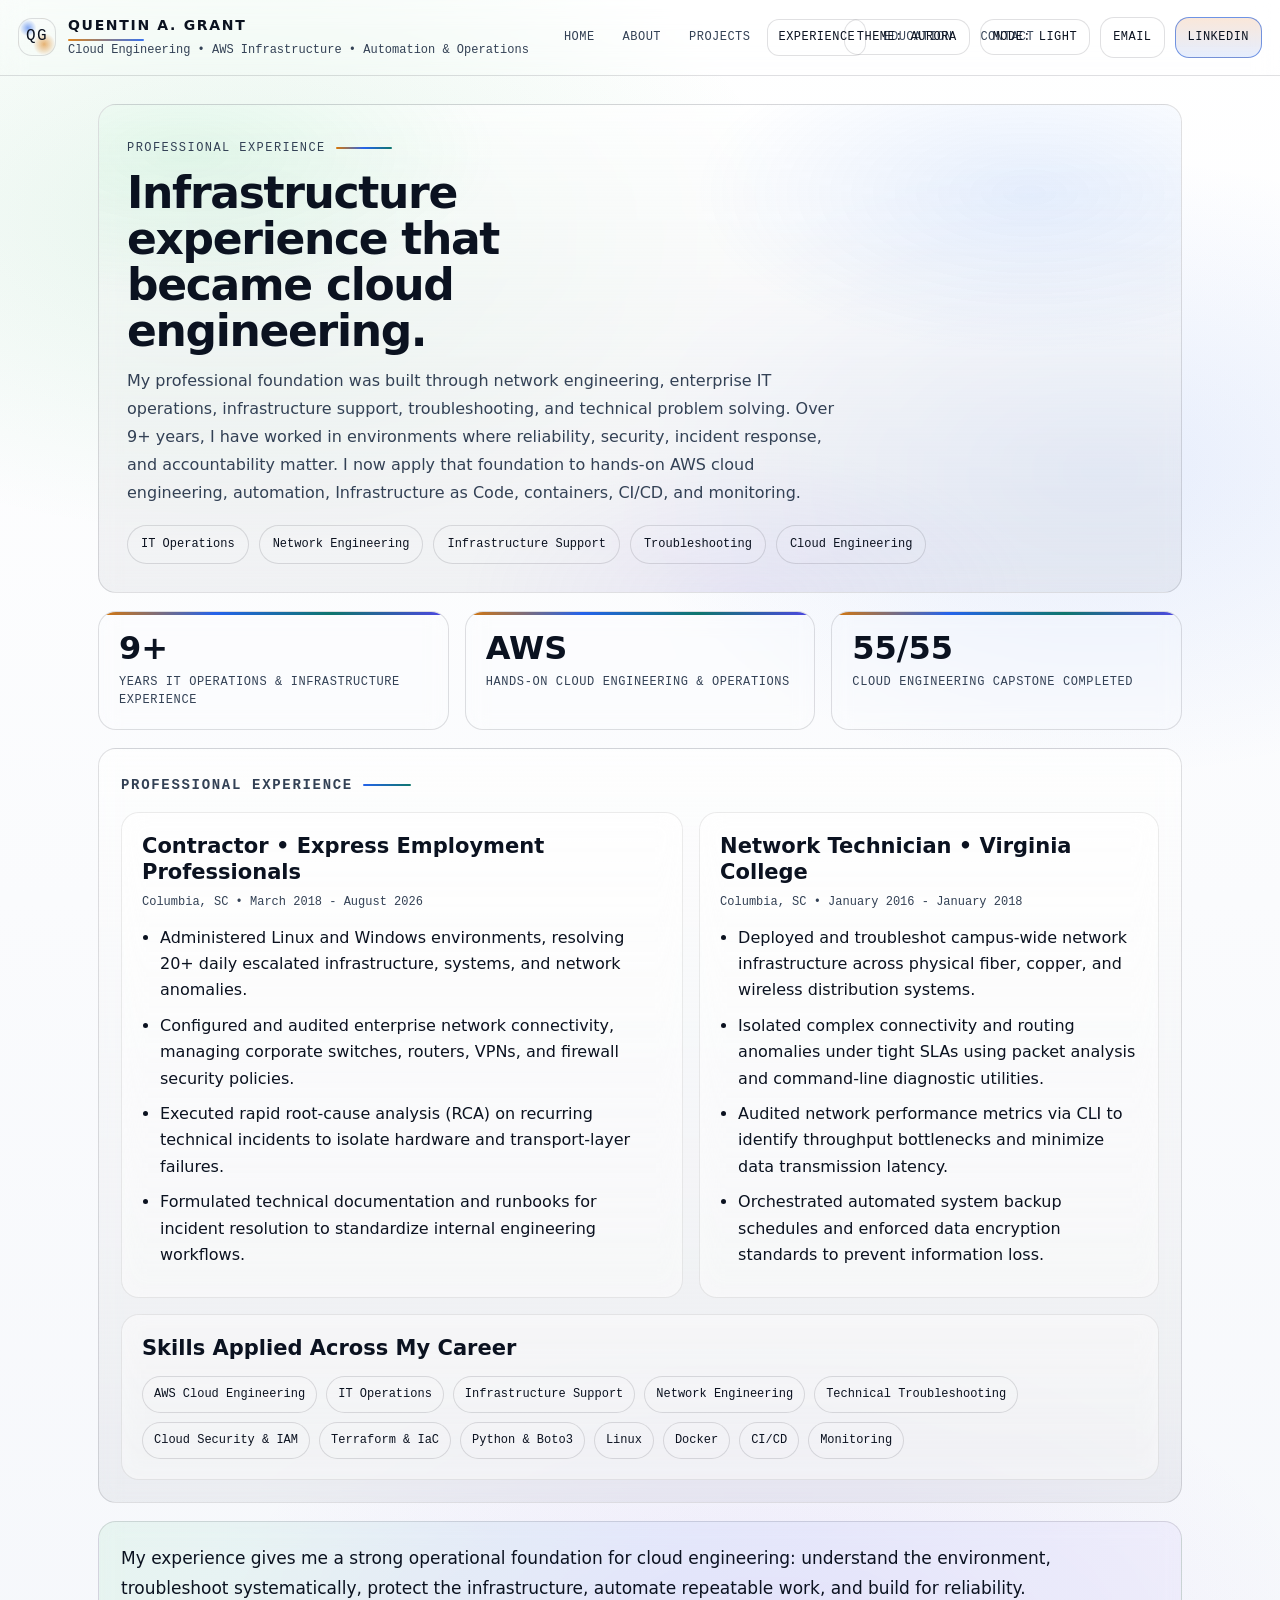
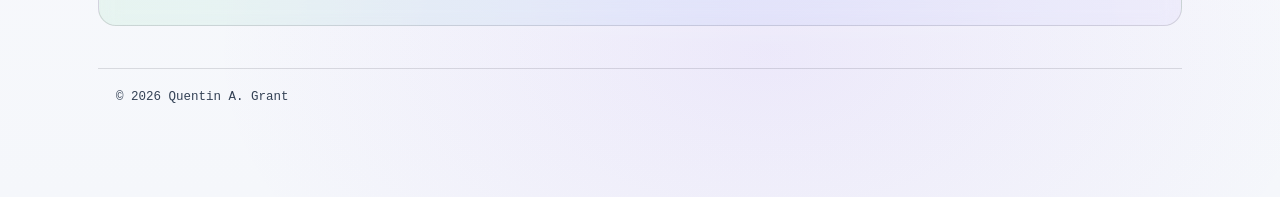
<file: experience.html>
<!doctype html>
<html lang="en">
<head>
  <meta charset="utf-8" />
  <meta name="viewport" content="width=device-width,initial-scale=1" />

  <meta
    name="description"
    content="Professional experience of Quentin Grant — IT operations, network engineering, infrastructure support, and cloud engineering."
  />

  <meta property="og:title" content="Quentin Grant | Experience" />
  <meta
    property="og:description"
    content="Cloud Engineering • AWS Infrastructure • Automation & Operations"
  />
  <meta property="og:type" content="website" />
  <meta property="og:image" content="(Main) Profile Photo.jpg" />

  <title>Quentin A. Grant | Experience</title>

  <link rel="stylesheet" href="styles.css" />

  <style>
    .experience-shell {
      display: grid;
      gap: 18px;
    }

    .experience-hero {
      position: relative;
      overflow: hidden;
      padding: 28px;
    }

    .experience-hero::before {
      content: "";
      position: absolute;
      inset: 0;
      background:
        radial-gradient(
          520px 240px at 8% 10%,
          rgba(34, 197, 94, .10),
          transparent 60%
        ),
        radial-gradient(
          540px 260px at 86% 18%,
          rgba(59, 130, 246, .12),
          transparent 62%
        ),
        radial-gradient(
          480px 240px at 60% 100%,
          rgba(167, 139, 250, .10),
          transparent 60%
        );
      pointer-events: none;
    }

    .experience-hero-inner {
      position: relative;
      z-index: 1;
    }

    .experience-kicker {
      display: inline-flex;
      align-items: center;
      gap: 10px;
      margin-bottom: 12px;
      color: var(--muted);
      font-family: var(--mono);
      font-size: 12px;
      letter-spacing: .12em;
      text-transform: uppercase;
    }

    .experience-kicker::after {
      content: "";
      width: 56px;
      height: 2px;
      border-radius: 999px;
      background: linear-gradient(
        90deg,
        var(--a1),
        var(--a2),
        var(--a3)
      );
    }

    .experience-title {
      margin: 0 0 12px;
      max-width: 16ch;
      font-size: clamp(30px, 4vw, 44px);
      line-height: 1.05;
      letter-spacing: -.03em;
    }

    .experience-lead {
      max-width: 70ch;
      margin: 0;
      color: var(--muted);
      font-size: 16px;
      line-height: 1.75;
    }

    .experience-chips {
      display: flex;
      flex-wrap: wrap;
      gap: 10px;
      margin-top: 18px;
    }

    .experience-chip {
      padding: 9px 13px;
      border: 1px solid var(--line);
      border-radius: 999px;
      background: rgba(255, 255, 255, .05);
      color: var(--text);
      font-family: var(--mono);
      font-size: 12px;
    }

    .experience-stats {
      display: grid;
      grid-template-columns: repeat(3, 1fr);
      gap: 16px;
    }

    .experience-stat {
      position: relative;
      padding: 20px;
      overflow: hidden;
      border: 1px solid var(--line);
      border-radius: 18px;
      background: rgba(255, 255, 255, .035);
    }

    .experience-stat::before {
      content: "";
      position: absolute;
      top: 0;
      left: 0;
      right: 0;
      height: 3px;
      background: linear-gradient(
        90deg,
        var(--a1),
        var(--a2),
        var(--a3),
        var(--a4)
      );
    }

    .experience-stat-number {
      margin-bottom: 9px;
      font-size: 32px;
      font-weight: 800;
      line-height: 1;
    }

    .experience-stat-label {
      color: var(--muted);
      font-family: var(--mono);
      font-size: 12px;
      line-height: 1.5;
      text-transform: uppercase;
      letter-spacing: .05em;
    }

    .experience-section {
      padding: 22px;
    }

    .experience-section-title {
      margin: 0 0 16px;
      font-size: 14px;
      font-family: var(--mono);
      letter-spacing: .12em;
      text-transform: uppercase;
      color: var(--muted);
      display: inline-flex;
      align-items: center;
      gap: 10px;
    }

    .experience-section-title::after {
      content: "";
      width: 48px;
      height: 2px;
      border-radius: 999px;
      background: linear-gradient(
        90deg,
        var(--a2),
        var(--a3)
      );
    }

    .experience-grid {
      display: grid;
      grid-template-columns: 1.1fr .9fr;
      gap: 16px;
    }

    .experience-card {
      padding: 20px;
      border: 1px solid var(--line);
      border-radius: 18px;
      background: rgba(255, 255, 255, .035);
    }

    .experience-card h3 {
      margin: 0 0 7px;
      font-size: 21px;
      line-height: 1.25;
    }

    .experience-location {
      margin-bottom: 14px;
      color: var(--muted);
      font-family: var(--mono);
      font-size: 12px;
      line-height: 1.5;
    }

    .experience-card ul {
      margin: 0;
      padding-left: 18px;
    }

    .experience-card li {
      margin: 9px 0;
      color: var(--text);
      line-height: 1.65;
    }

    .skills-card {
      margin-top: 16px;
    }

    .skills-card h3 {
      margin-bottom: 14px;
    }

    .skills {
      display: flex;
      flex-wrap: wrap;
      gap: 9px;
    }

    .skills span {
      padding: 8px 11px;
      border: 1px solid var(--line);
      border-radius: 999px;
      color: var(--text);
      background: rgba(255, 255, 255, .035);
      font-family: var(--mono);
      font-size: 12px;
    }

    .experience-cta {
      padding: 22px;
      border: 1px solid var(--line);
      border-radius: 18px;
      background:
        linear-gradient(
          90deg,
          rgba(34, 197, 94, .07),
          rgba(59, 130, 246, .07),
          rgba(167, 139, 250, .07)
        );
    }

    .experience-cta p {
      margin: 0;
      color: var(--text);
      font-size: 17px;
      line-height: 1.75;
    }

    @media (max-width: 980px) {
      .experience-grid,
      .experience-stats {
        grid-template-columns: 1fr;
      }

      .experience-title {
        max-width: none;
      }
    }
  </style>
</head>

<body data-theme="aurora" data-page="experience">

  <a class="skip" href="#content">Skip to content</a>

  <header>
    <div class="topbar">

      <div class="brand">

        <div class="logo" aria-hidden="true">
          QG
        </div>

        <div>
          <h1>Quentin A. Grant</h1>

          <p>
            Cloud Engineering • AWS Infrastructure • Automation & Operations
          </p>
        </div>

      </div>

      <nav aria-label="Primary">

        <a href="index.html">Home</a>
        <a href="about.html">About</a>
        <a href="projects.html">Projects</a>
        <a href="experience.html" class="active">Experience</a>
        <a href="education.html">Education</a>
        <a href="contact.html">Contact</a>

      </nav>

      <div class="actions">

        <button
          class="btn"
          id="themeBtn"
          type="button"
        >
          Theme: Aurora
        </button>

        <button
          class="btn"
          id="modeBtn"
          type="button"
        >
          Mode: Dark
        </button>

        <a
          class="btn"
          href="mailto:Quentingrant82@gmail.com"
        >
          Email
        </a>

        <a
          class="btn primary"
          href="https://www.linkedin.com/in/quentingrant/"
          target="_blank"
          rel="noreferrer"
        >
          LinkedIn
        </a>

      </div>

    </div>
  </header>

  <main id="content" class="experience-shell">

    <!-- EXPERIENCE HERO -->

    <section class="card experience-hero">

      <div class="experience-hero-inner">

        <div class="experience-kicker">
          Professional Experience
        </div>

        <h2 class="experience-title">
          Infrastructure experience that became cloud engineering.
        </h2>

        <p class="experience-lead">
          My professional foundation was built through network engineering,
          enterprise IT operations, infrastructure support, troubleshooting,
          and technical problem solving. Over 9+ years, I have worked in
          environments where reliability, security, incident response,
          and accountability matter. I now apply that foundation to
          hands-on AWS cloud engineering, automation, Infrastructure as
          Code, containers, CI/CD, and monitoring.
        </p>

        <div class="experience-chips">

          <span class="experience-chip">
            IT Operations
          </span>

          <span class="experience-chip">
            Network Engineering
          </span>

          <span class="experience-chip">
            Infrastructure Support
          </span>

          <span class="experience-chip">
            Troubleshooting
          </span>

          <span class="experience-chip">
            Cloud Engineering
          </span>

        </div>

      </div>

    </section>

    <!-- EXPERIENCE HIGHLIGHTS -->

    <section class="experience-stats">

      <div class="experience-stat card">

        <div class="experience-stat-number">
          9+
        </div>

        <div class="experience-stat-label">
          Years IT Operations & Infrastructure Experience
        </div>

      </div>

      <div class="experience-stat card">

        <div class="experience-stat-number">
          AWS
        </div>

        <div class="experience-stat-label">
          Hands-On Cloud Engineering & Operations
        </div>

      </div>

      <div class="experience-stat card">

        <div class="experience-stat-number">
          55/55
        </div>

        <div class="experience-stat-label">
          Cloud Engineering Capstone Completed
        </div>

      </div>

    </section>

    <!-- PROFESSIONAL EXPERIENCE -->

    <section class="card experience-section">

      <h2 class="experience-section-title">
        Professional Experience
      </h2>

      <div class="experience-grid">

        <!-- EXPRESS EMPLOYMENT -->

        <article class="experience-card">

          <h3>
            Contractor • Express Employment Professionals
          </h3>

          <div class="experience-location">
            Columbia, SC • March 2018 - August 2026
          </div>

          <ul>

            <li>
              Administered Linux and Windows environments, resolving 20+ daily escalated infrastructure, systems, and network anomalies.
            </li>

            <li>
              Configured and audited enterprise network connectivity, managing corporate switches, routers, VPNs, and firewall security policies.
            </li>

            <li>
              Executed rapid root-cause analysis (RCA) on recurring technical incidents to isolate hardware and transport-layer failures.
            </li>

            <li>
              Formulated technical documentation and runbooks for incident resolution to standardize internal engineering workflows.
            </li>

          </ul>

        </article>

        <!-- VIRGINIA COLLEGE -->

        <article class="experience-card">

          <h3>
            Network Technician • Virginia College
          </h3>

          <div class="experience-location">
            Columbia, SC • January 2016 - January 2018
          </div>

          <ul>

            <li>
              Deployed and troubleshot campus-wide network infrastructure across physical fiber, copper, and wireless distribution systems.
            </li>

            <li>
              Isolated complex connectivity and routing anomalies under tight SLAs using packet analysis and command-line diagnostic utilities.
            </li>

            <li>
              Audited network performance metrics via CLI to identify throughput bottlenecks and minimize data transmission latency.
            </li>

            <li>
              Orchestrated automated system backup schedules and enforced data encryption standards to prevent information loss.
            </li>

          </ul>

        </article>

      </div>

      <!-- KEY SKILLS -->

      <article class="experience-card skills-card">

        <h3>
          Skills Applied Across My Career
        </h3>

        <div class="skills">

          <span>AWS Cloud Engineering</span>
          <span>IT Operations</span>
          <span>Infrastructure Support</span>
          <span>Network Engineering</span>
          <span>Technical Troubleshooting</span>
          <span>Cloud Security & IAM</span>
          <span>Terraform & IaC</span>
          <span>Python & Boto3</span>
          <span>Linux</span>
          <span>Docker</span>
          <span>CI/CD</span>
          <span>Monitoring</span>

        </div>

      </article>

    </section>

    <!-- CAREER POSITIONING -->

    <section class="experience-cta card">

      <p>
        My experience gives me a strong operational foundation for
        cloud engineering: understand the environment, troubleshoot
        systematically, protect the infrastructure, automate repeatable
        work, and build for reliability.
      </p>

    </section>

    <!-- FOOTER -->

    <div class="footer">

      <div>
        © <span id="year"></span> Quentin A. Grant
      </div>

    </div>

  </main>

  <script src="script.js"></script>

</body>
</html>
</file>
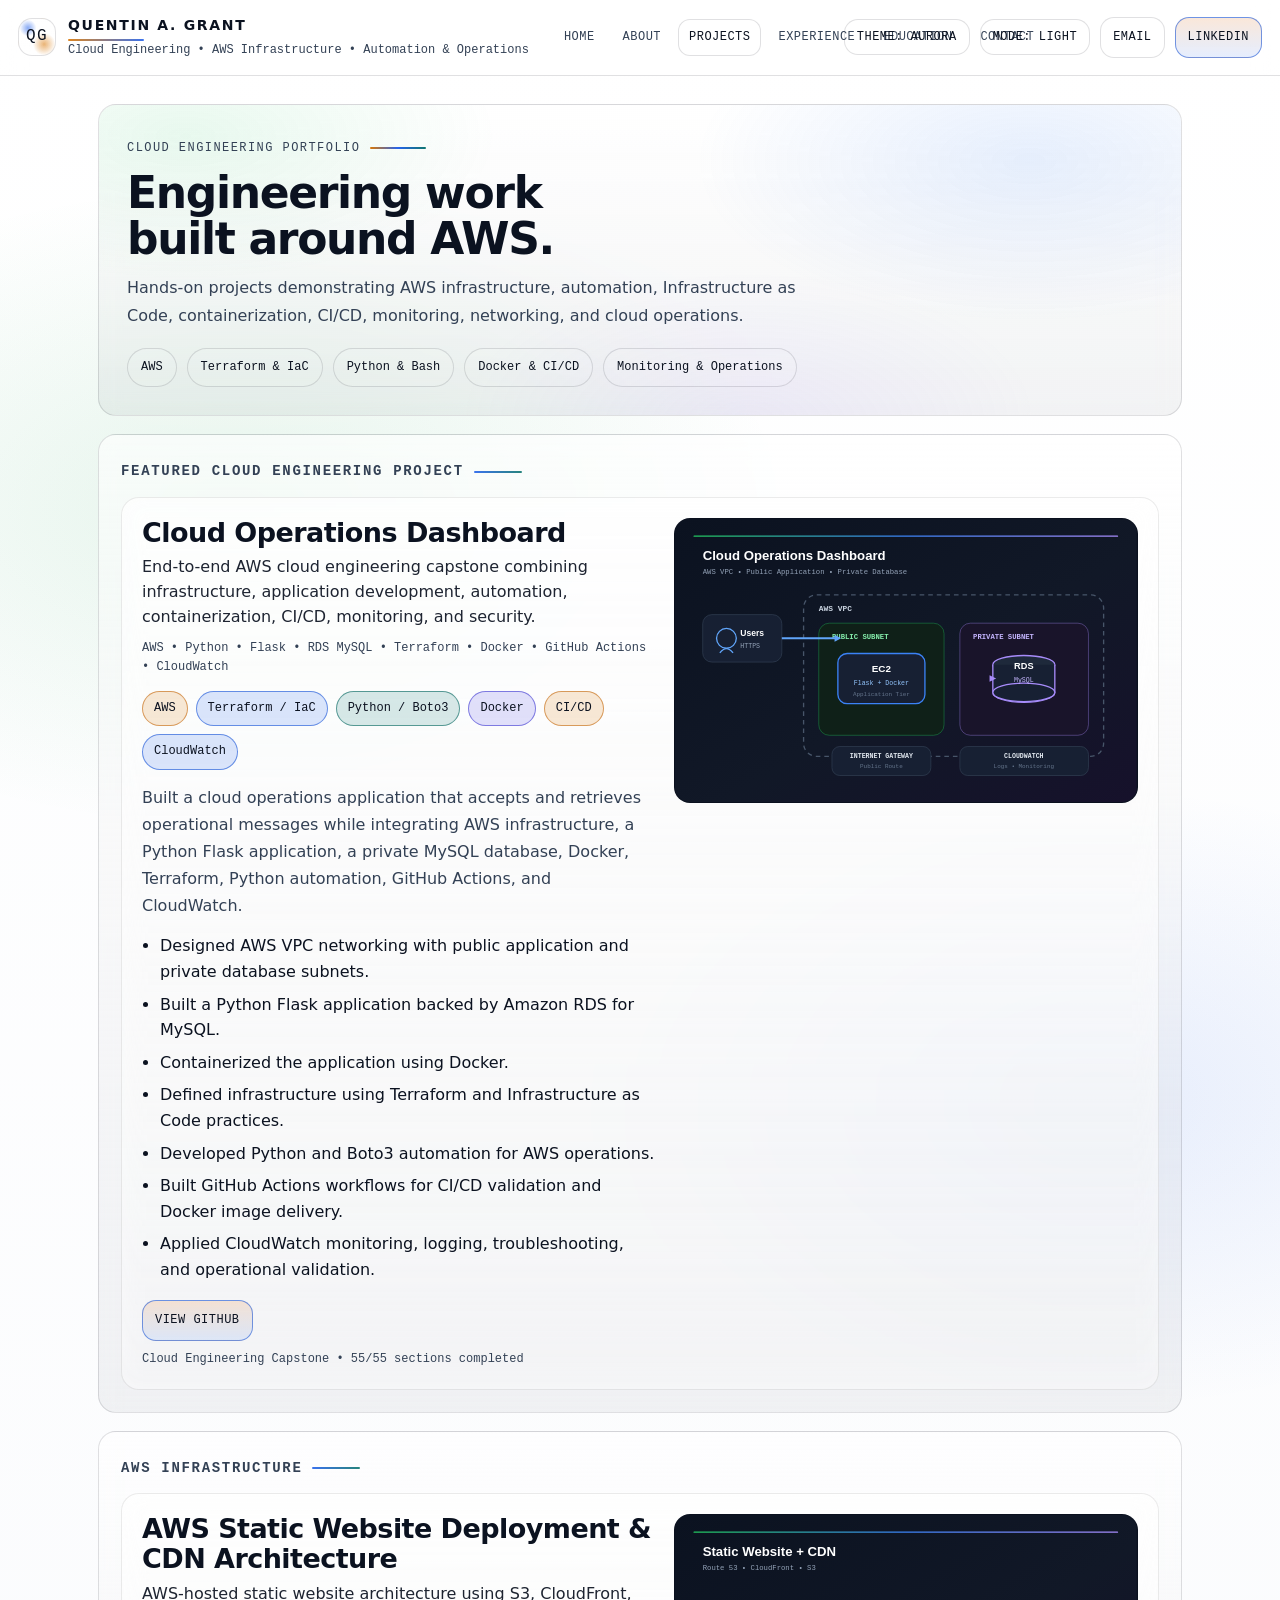
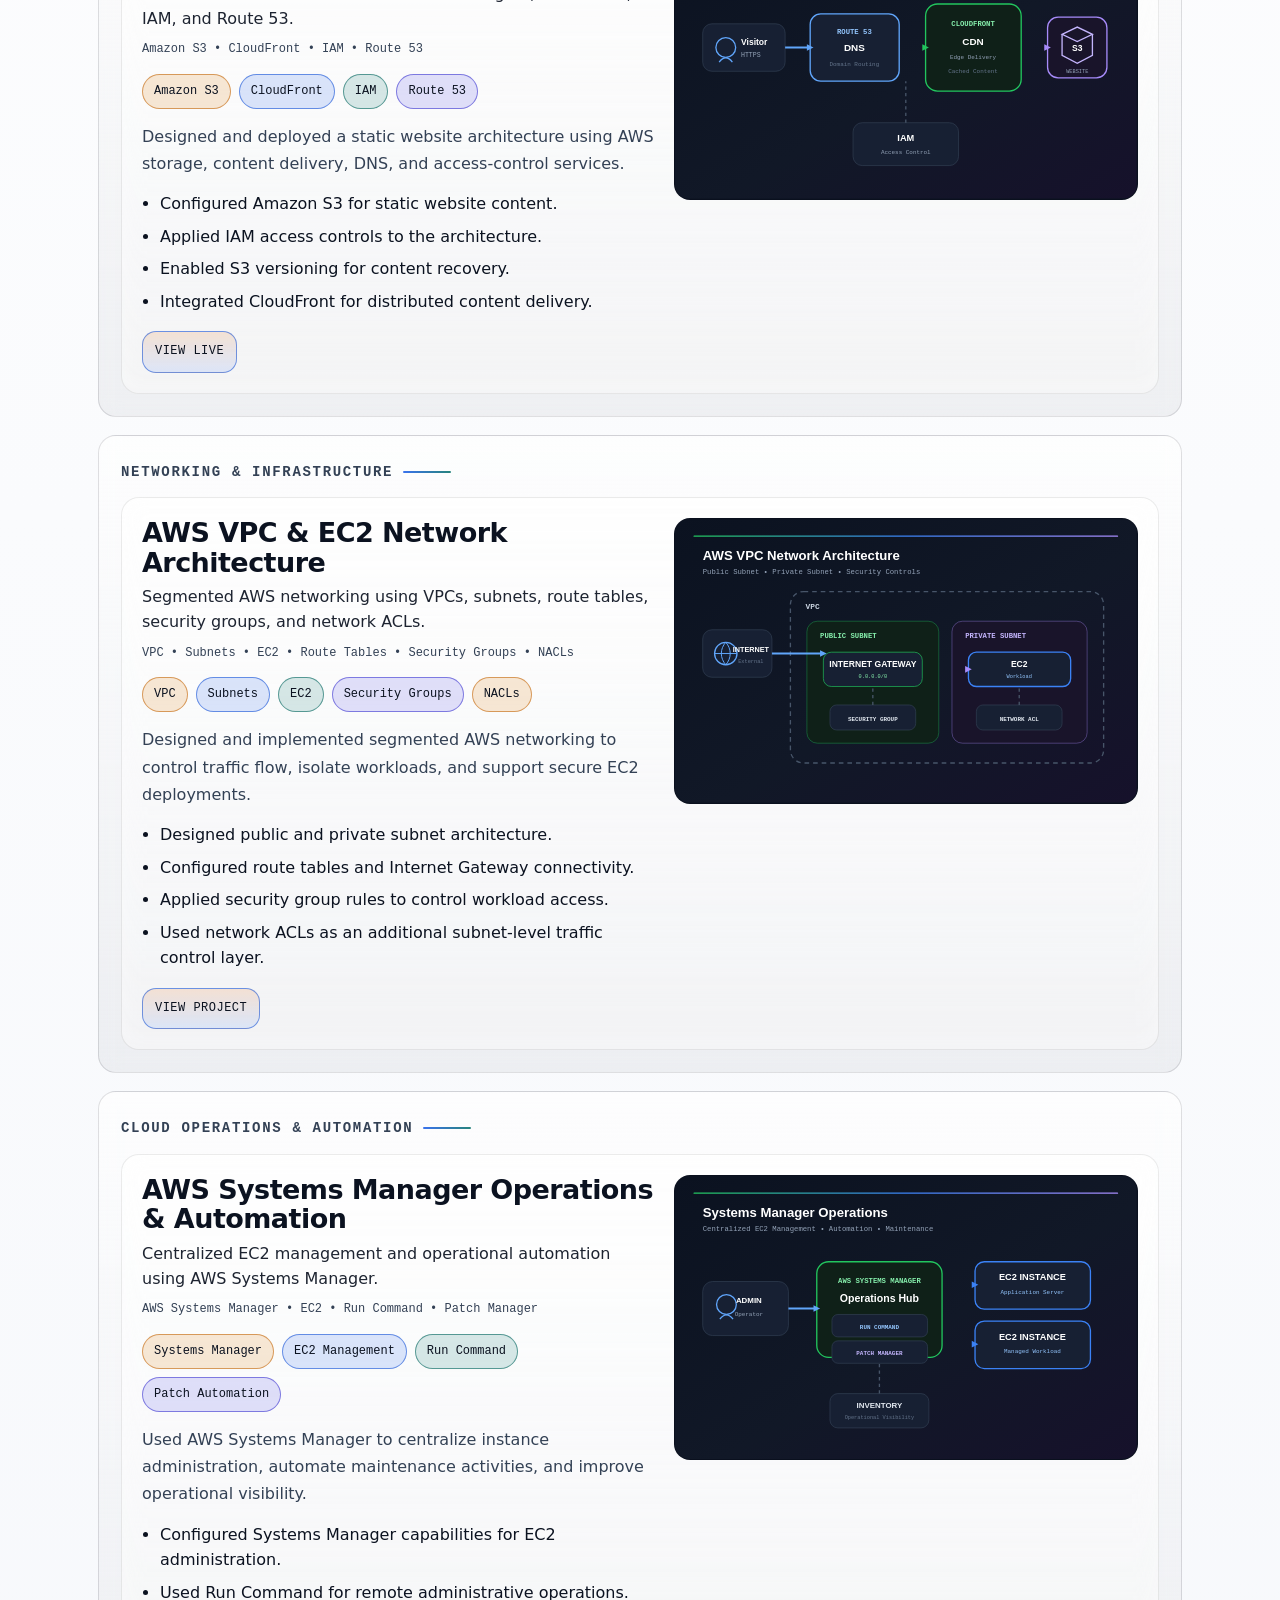
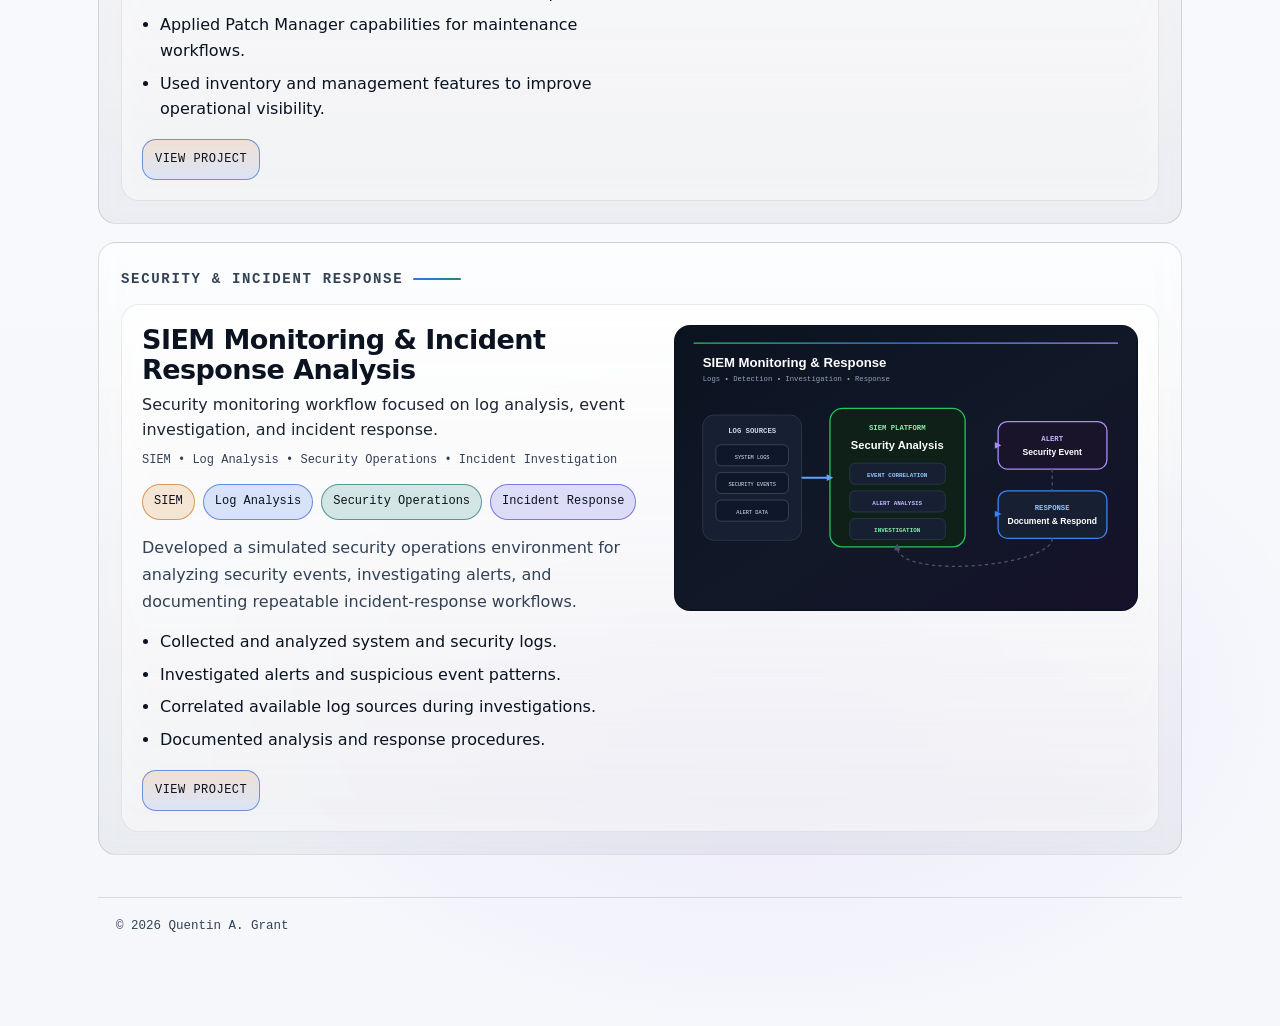
<file: projects.html>
<!doctype html>
<html lang="en">
<head>
  <meta charset="utf-8" />
  <meta name="viewport" content="width=device-width,initial-scale=1" />

  <meta
    name="description"
    content="Cloud engineering projects by Quentin Grant — AWS infrastructure, automation, Infrastructure as Code, containers, CI/CD, monitoring, and cloud operations."
  />

  <meta property="og:title" content="Quentin Grant | Projects" />
  <meta
    property="og:description"
    content="Cloud Engineering • AWS Infrastructure • Automation & Operations"
  />
  <meta property="og:type" content="website" />
  <meta property="og:image" content="profile.jpg.jpg" />

  <title>Quentin A. Grant | Projects</title>

  <link rel="stylesheet" href="styles.css" />

  <style>
    .projects-shell{
      display:grid;
      gap:18px;
    }

    .projects-hero{
      position:relative;
      overflow:hidden;
      padding:28px;
    }

    .projects-hero::before{
      content:"";
      position:absolute;
      inset:0;
      background:
        radial-gradient(520px 240px at 8% 10%, rgba(34,197,94,.10), transparent 60%),
        radial-gradient(540px 260px at 86% 18%, rgba(59,130,246,.12), transparent 62%),
        radial-gradient(480px 240px at 60% 100%, rgba(167,139,250,.10), transparent 60%);
      pointer-events:none;
    }

    .projects-hero-inner{
      position:relative;
      z-index:1;
    }

    .projects-kicker{
      display:inline-flex;
      align-items:center;
      gap:10px;
      font-family:var(--mono);
      font-size:12px;
      letter-spacing:.12em;
      text-transform:uppercase;
      color:var(--muted);
      margin-bottom:12px;
    }

    .projects-kicker::after{
      content:"";
      width:56px;
      height:2px;
      border-radius:999px;
      background:linear-gradient(90deg,var(--a1),var(--a2),var(--a3));
    }

    .projects-title{
      margin:0 0 12px;
      font-size:clamp(30px,4vw,44px);
      line-height:1.05;
      letter-spacing:-.03em;
      max-width:14ch;
    }

    .projects-lead{
      margin:0;
      max-width:68ch;
      color:var(--muted);
      font-size:16px;
      line-height:1.75;
    }

    .projects-mini-row{
      display:flex;
      flex-wrap:wrap;
      gap:10px;
      margin-top:18px;
    }

    .projects-mini-chip{
      padding:9px 13px;
      border-radius:999px;
      border:1px solid var(--line);
      background:rgba(255,255,255,.05);
      font-family:var(--mono);
      font-size:12px;
      color:var(--text);
    }

    .project-group{
      padding:22px;
    }

    .project-group-title{
      margin:0 0 14px;
      font-size:14px;
      font-family:var(--mono);
      letter-spacing:.12em;
      text-transform:uppercase;
      color:var(--muted);
      display:inline-flex;
      align-items:center;
      gap:10px;
    }

    .project-group-title::after{
      content:"";
      width:48px;
      height:2px;
      border-radius:999px;
      background:linear-gradient(90deg,var(--a2),var(--a3));
    }

    .project-card{
      padding:20px;
      border-radius:18px;
      border:1px solid var(--line);
      background:rgba(255,255,255,.035);
    }

    .project-top{
      display:grid;
      grid-template-columns:1.05fr .95fr;
      gap:20px;
      align-items:start;
    }

    .project-copy{
      min-width:0;
    }

    .project-copy h3{
      margin:0 0 8px;
      font-size:27px;
      line-height:1.1;
      letter-spacing:-.02em;
    }

    .project-subtitle{
      margin:0 0 9px;
      color:var(--text);
      font-size:16px;
      line-height:1.55;
    }

    .project-meta{
      margin-bottom:14px;
      color:var(--muted);
      font-family:var(--mono);
      font-size:12px;
      line-height:1.6;
    }

    .project-desc{
      margin:0 0 14px;
      color:var(--muted);
      line-height:1.7;
    }

    .project-pills{
      display:flex;
      flex-wrap:wrap;
      gap:8px;
      margin-bottom:14px;
    }

    .project-pills span{
      display:inline-flex;
      align-items:center;
      justify-content:center;
      padding:7px 11px;
      border-radius:999px;
      border:1px solid var(--line);
      background:rgba(255,255,255,.035);
      font-family:var(--mono);
      font-size:12px;
      color:var(--text);
      white-space:nowrap;
    }

    .project-list{
      margin:0;
      padding-left:18px;
      color:var(--text);
    }

    .project-list li{
      margin:7px 0;
      line-height:1.6;
    }

    .project-visual{
      min-width:0;
    }

    .architecture-visual{
      width:100%;
      min-height:270px;
      border-radius:16px;
      border:1px solid var(--line);
      background:#0b1220;
      overflow:hidden;
    }

    .architecture-visual svg{
      display:block;
      width:100%;
      height:auto;
    }

    .project-footer-row{
      display:flex;
      flex-wrap:wrap;
      gap:10px;
      margin-top:17px;
    }

    .project-note{
      margin-top:9px;
      color:var(--muted);
      font-family:var(--mono);
      font-size:12px;
      line-height:1.6;
    }

    @media (max-width:980px){
      .project-top{
        grid-template-columns:1fr;
      }

      .architecture-visual{
        min-height:220px;
      }

      .projects-title{
        max-width:none;
      }

      .project-copy h3{
        font-size:24px;
      }
    }
  </style>
</head>


<body data-theme="aurora" data-page="projects">

  <a class="skip" href="#content">Skip to content</a>


  <header>
    <div class="topbar">

      <div class="brand">

        <div class="logo" aria-hidden="true">
          QG
        </div>

        <div>
          <h1>Quentin A. Grant</h1>

          <p>
            Cloud Engineering • AWS Infrastructure • Automation & Operations
          </p>
        </div>

      </div>


      <nav aria-label="Primary">

        <a href="index.html">Home</a>
        <a href="about.html">About</a>
        <a href="projects.html" class="active">Projects</a>
        <a href="experience.html">Experience</a>
        <a href="education.html">Education</a>
        <a href="contact.html">Contact</a>

      </nav>


      <div class="actions">

        <button class="btn" id="themeBtn" type="button">
          Theme: Aurora
        </button>

        <button class="btn" id="modeBtn" type="button">
          Mode: Dark
        </button>

        <a class="btn" href="mailto:Quentingrant82@gmail.com">
          Email
        </a>

        <a
          class="btn primary"
          href="https://www.linkedin.com/in/quentingrant/"
          target="_blank"
          rel="noreferrer"
        >
          LinkedIn
        </a>

      </div>

    </div>
  </header>


  <main id="content" class="projects-shell">


    <!-- HERO -->

    <section class="card projects-hero">

      <div class="projects-hero-inner">

        <div class="projects-kicker">
          Cloud Engineering Portfolio
        </div>

        <h2 class="projects-title">
          Engineering work built around AWS.
        </h2>

        <p class="projects-lead">
          Hands-on projects demonstrating AWS infrastructure,
          automation, Infrastructure as Code, containerization,
          CI/CD, monitoring, networking, and cloud operations.
        </p>

        <div class="projects-mini-row">

          <span class="projects-mini-chip">AWS</span>
          <span class="projects-mini-chip">Terraform & IaC</span>
          <span class="projects-mini-chip">Python & Bash</span>
          <span class="projects-mini-chip">Docker & CI/CD</span>
          <span class="projects-mini-chip">Monitoring & Operations</span>

        </div>

      </div>

    </section>


    <!-- FEATURED PROJECT -->

    <section class="card project-group">

      <h2 class="project-group-title">
        Featured Cloud Engineering Project
      </h2>


      <article class="project-card">

        <div class="project-top">


          <div class="project-copy">

            <h3>
              Cloud Operations Dashboard
            </h3>

            <p class="project-subtitle">
              End-to-end AWS cloud engineering capstone combining
              infrastructure, application development, automation,
              containerization, CI/CD, monitoring, and security.
            </p>

            <div class="project-meta">
              AWS • Python • Flask • RDS MySQL • Terraform • Docker • GitHub Actions • CloudWatch
            </div>

            <div class="project-pills">

              <span>AWS</span>
              <span>Terraform / IaC</span>
              <span>Python / Boto3</span>
              <span>Docker</span>
              <span>CI/CD</span>
              <span>CloudWatch</span>

            </div>

            <p class="project-desc">
              Built a cloud operations application that accepts and
              retrieves operational messages while integrating AWS
              infrastructure, a Python Flask application, a private
              MySQL database, Docker, Terraform, Python automation,
              GitHub Actions, and CloudWatch.
            </p>

            <ul class="project-list">

              <li>
                Designed AWS VPC networking with public application
                and private database subnets.
              </li>

              <li>
                Built a Python Flask application backed by Amazon RDS
                for MySQL.
              </li>

              <li>
                Containerized the application using Docker.
              </li>

              <li>
                Defined infrastructure using Terraform and Infrastructure
                as Code practices.
              </li>

              <li>
                Developed Python and Boto3 automation for AWS operations.
              </li>

              <li>
                Built GitHub Actions workflows for CI/CD validation
                and Docker image delivery.
              </li>

              <li>
                Applied CloudWatch monitoring, logging, troubleshooting,
                and operational validation.
              </li>

            </ul>

            <div class="project-footer-row">

              <a
                class="btn primary"
                href="https://github.com/QuenGrant/cloud-engineer-journey"
                target="_blank"
                rel="noreferrer"
              >
                View GitHub
              </a>

            </div>

            <div class="project-note">
              Cloud Engineering Capstone • 55/55 sections completed
            </div>

          </div>


          <!-- FEATURED ARCHITECTURE -->

          <div class="project-visual">

            <div
              class="architecture-visual"
              role="img"
              aria-label="Cloud Operations Dashboard architecture"
            >

              <svg
                viewBox="0 0 700 430"
                xmlns="http://www.w3.org/2000/svg"
              >

                <defs>

                  <linearGradient id="featuredBg" x1="0" y1="0" x2="1" y2="1">
                    <stop offset="0%" stop-color="#0b1220"/>
                    <stop offset="55%" stop-color="#111827"/>
                    <stop offset="100%" stop-color="#16112b"/>
                  </linearGradient>

                  <linearGradient id="featuredLine" x1="0" y1="0" x2="1" y2="0">
                    <stop offset="0%" stop-color="#22c55e"/>
                    <stop offset="50%" stop-color="#3b82f6"/>
                    <stop offset="100%" stop-color="#a78bfa"/>
                  </linearGradient>

                </defs>

                <rect width="700" height="430" rx="18" fill="url(#featuredBg)"/>

                <rect x="28" y="25" width="644" height="2" rx="1" fill="url(#featuredLine)"/>

                <text x="42" y="62"
                      fill="white"
                      font-family="Arial,sans-serif"
                      font-size="20"
                      font-weight="700">
                  Cloud Operations Dashboard
                </text>

                <text x="42" y="84"
                      fill="#94a3b8"
                      font-family="monospace"
                      font-size="11">
                  AWS VPC • Public Application • Private Database
                </text>


                <!-- USERS -->

                <rect x="42" y="145" width="120" height="72" rx="14"
                      fill="#172033" stroke="#334155"/>

                <circle cx="78" cy="181" r="15"
                        fill="none" stroke="#60a5fa" stroke-width="2"/>

                <path d="M68 203 Q78 190 88 203"
                      fill="none" stroke="#60a5fa" stroke-width="2"/>

                <text x="99" y="177"
                      fill="white"
                      font-family="Arial,sans-serif"
                      font-size="13"
                      font-weight="700">
                  Users
                </text>

                <text x="99" y="196"
                      fill="#94a3b8"
                      font-family="monospace"
                      font-size="10">
                  HTTPS
                </text>


                <!-- VPC -->

                <rect x="195" y="115" width="455" height="245"
                      rx="20"
                      fill="none"
                      stroke="#475569"
                      stroke-width="2"
                      stroke-dasharray="7 6"/>

                <text x="218" y="140"
                      fill="#cbd5e1"
                      font-family="monospace"
                      font-size="12"
                      font-weight="700">
                  AWS VPC
                </text>


                <!-- PUBLIC SUBNET -->

                <rect x="218" y="158" width="190" height="170"
                      rx="16"
                      fill="#0f2018"
                      stroke="#22c55e"
                      stroke-opacity=".55"/>

                <text x="238" y="182"
                      fill="#86efac"
                      font-family="monospace"
                      font-size="11"
                      font-weight="700">
                  PUBLIC SUBNET
                </text>


                <!-- EC2 -->

                <rect x="247" y="204" width="132" height="76"
                      rx="14"
                      fill="#172033"
                      stroke="#3b82f6"
                      stroke-width="2"/>

                <text x="313" y="232"
                      text-anchor="middle"
                      fill="white"
                      font-family="Arial,sans-serif"
                      font-size="15"
                      font-weight="700">
                  EC2
                </text>

                <text x="313" y="252"
                      text-anchor="middle"
                      fill="#93c5fd"
                      font-family="monospace"
                      font-size="10">
                  Flask + Docker
                </text>

                <text x="313" y="268"
                      text-anchor="middle"
                      fill="#64748b"
                      font-family="monospace"
                      font-size="9">
                  Application Tier
                </text>


                <!-- PRIVATE SUBNET -->

                <rect x="432" y="158" width="195" height="170"
                      rx="16"
                      fill="#19142a"
                      stroke="#a78bfa"
                      stroke-opacity=".55"/>

                <text x="452" y="182"
                      fill="#c4b5fd"
                      font-family="monospace"
                      font-size="11"
                      font-weight="700">
                  PRIVATE SUBNET
                </text>


                <!-- RDS -->

                <ellipse cx="529" cy="221" rx="47" ry="14"
                         fill="#1e293b"
                         stroke="#a78bfa"
                         stroke-width="2"/>

                <path d="M482 221 V263 C482 271 503 278 529 278 C555 278 576 271 576 263 V221"
                      fill="#172033"
                      stroke="#a78bfa"
                      stroke-width="2"/>

                <ellipse cx="529" cy="263" rx="47" ry="14"
                         fill="#172033"
                         stroke="#a78bfa"
                         stroke-width="2"/>

                <text x="529" y="228"
                      text-anchor="middle"
                      fill="white"
                      font-family="Arial,sans-serif"
                      font-size="14"
                      font-weight="700">
                  RDS
                </text>

                <text x="529" y="247"
                      text-anchor="middle"
                      fill="#c4b5fd"
                      font-family="monospace"
                      font-size="10">
                  MySQL
                </text>


                <!-- CONNECTIONS -->

                <path d="M162 181 H247"
                      fill="none"
                      stroke="#60a5fa"
                      stroke-width="3"/>

                <polygon points="242,176 252,181 242,186"
                         fill="#60a5fa"/>

                <path d="M379 242 H482"
                      fill="none"
                      stroke="url(#featuredLine)"
                      stroke-width="3"/>

                <polygon points="477,237 487,242 477,247"
                         fill="#a78bfa"/>


                <!-- OPERATIONS -->

                <rect x="238" y="345" width="150" height="44"
                      rx="12"
                      fill="#172033"
                      stroke="#334155"/>

                <text x="313" y="363"
                      text-anchor="middle"
                      fill="#e2e8f0"
                      font-family="monospace"
                      font-size="10"
                      font-weight="700">
                  INTERNET GATEWAY
                </text>

                <text x="313" y="378"
                      text-anchor="middle"
                      fill="#64748b"
                      font-family="monospace"
                      font-size="9">
                  Public Route
                </text>


                <rect x="432" y="345" width="195" height="44"
                      rx="12"
                      fill="#172033"
                      stroke="#334155"/>

                <text x="529" y="363"
                      text-anchor="middle"
                      fill="#e2e8f0"
                      font-family="monospace"
                      font-size="10"
                      font-weight="700">
                  CLOUDWATCH
                </text>

                <text x="529" y="378"
                      text-anchor="middle"
                      fill="#64748b"
                      font-family="monospace"
                      font-size="9">
                  Logs • Monitoring
                </text>

              </svg>

            </div>

          </div>

        </div>

      </article>

    </section>


    <!-- S3 / CLOUDFRONT -->

    <section class="card project-group">

      <h2 class="project-group-title">
        AWS Infrastructure
      </h2>


      <article class="project-card">

        <div class="project-top">

          <div class="project-copy">

            <h3>
              AWS Static Website Deployment & CDN Architecture
            </h3>

            <p class="project-subtitle">
              AWS-hosted static website architecture using S3,
              CloudFront, IAM, and Route 53.
            </p>

            <div class="project-meta">
              Amazon S3 • CloudFront • IAM • Route 53
            </div>

            <div class="project-pills">

              <span>Amazon S3</span>
              <span>CloudFront</span>
              <span>IAM</span>
              <span>Route 53</span>

            </div>

            <p class="project-desc">
              Designed and deployed a static website architecture
              using AWS storage, content delivery, DNS, and
              access-control services.
            </p>

            <ul class="project-list">

              <li>
                Configured Amazon S3 for static website content.
              </li>

              <li>
                Applied IAM access controls to the architecture.
              </li>

              <li>
                Enabled S3 versioning for content recovery.
              </li>

              <li>
                Integrated CloudFront for distributed content delivery.
              </li>

            </ul>

            <div class="project-footer-row">

              <a
                class="btn primary"
                href="https://quentingrant.github.io/Updated-Technical-Portfolio/"
                target="_blank"
                rel="noreferrer"
              >
                View Live
              </a>

            </div>

          </div>


          <!-- S3 ARCHITECTURE -->

          <div class="project-visual">

            <div
              class="architecture-visual"
              role="img"
              aria-label="AWS static website architecture using Route 53, CloudFront, and S3"
            >

              <svg
                viewBox="0 0 700 430"
                xmlns="http://www.w3.org/2000/svg"
              >

                <defs>

                  <linearGradient id="s3bg" x1="0" y1="0" x2="1" y2="1">
                    <stop offset="0%" stop-color="#0b1220"/>
                    <stop offset="55%" stop-color="#111827"/>
                    <stop offset="100%" stop-color="#16112b"/>
                  </linearGradient>

                  <linearGradient id="s3line" x1="0" y1="0" x2="1" y2="0">
                    <stop offset="0%" stop-color="#22c55e"/>
                    <stop offset="50%" stop-color="#3b82f6"/>
                    <stop offset="100%" stop-color="#a78bfa"/>
                  </linearGradient>

                </defs>

                <rect width="700" height="430" rx="18" fill="url(#s3bg)"/>

                <rect x="28" y="25" width="644" height="2"
                      rx="1" fill="url(#s3line)"/>

                <text x="42" y="62"
                      fill="white"
                      font-family="Arial,sans-serif"
                      font-size="20"
                      font-weight="700">
                  Static Website + CDN
                </text>

                <text x="42" y="84"
                      fill="#94a3b8"
                      font-family="monospace"
                      font-size="11">
                  Route 53 • CloudFront • S3
                </text>


                <!-- USER -->

                <rect x="42" y="165" width="125" height="72"
                      rx="14"
                      fill="#172033"
                      stroke="#334155"/>

                <circle cx="77" cy="201" r="15"
                        fill="none"
                        stroke="#60a5fa"
                        stroke-width="2"/>

                <path d="M67 223 Q77 210 87 223"
                      fill="none"
                      stroke="#60a5fa"
                      stroke-width="2"/>

                <text x="100" y="197"
                      fill="white"
                      font-family="Arial,sans-serif"
                      font-size="13"
                      font-weight="700">
                  Visitor
                </text>

                <text x="100" y="216"
                      fill="#94a3b8"
                      font-family="monospace"
                      font-size="10">
                  HTTPS
                </text>


                <!-- ROUTE 53 -->

                <rect x="205" y="150" width="135" height="102"
                      rx="16"
                      fill="#172033"
                      stroke="#60a5fa"
                      stroke-width="2"/>

                <text x="272" y="181"
                      text-anchor="middle"
                      fill="#93c5fd"
                      font-family="monospace"
                      font-size="11"
                      font-weight="700">
                  ROUTE 53
                </text>

                <text x="272" y="207"
                      text-anchor="middle"
                      fill="white"
                      font-family="Arial,sans-serif"
                      font-size="15"
                      font-weight="700">
                  DNS
                </text>

                <text x="272" y="229"
                      text-anchor="middle"
                      fill="#64748b"
                      font-family="monospace"
                      font-size="9">
                  Domain Routing
                </text>


                <!-- CLOUDFRONT -->

                <rect x="380" y="135" width="145" height="132"
                      rx="18"
                      fill="#0f2018"
                      stroke="#22c55e"
                      stroke-width="2"/>

                <text x="452" y="169"
                      text-anchor="middle"
                      fill="#86efac"
                      font-family="monospace"
                      font-size="11"
                      font-weight="700">
                  CLOUDFRONT
                </text>

                <text x="452" y="197"
                      text-anchor="middle"
                      fill="white"
                      font-family="Arial,sans-serif"
                      font-size="15"
                      font-weight="700">
                  CDN
                </text>

                <text x="452" y="219"
                      text-anchor="middle"
                      fill="#94a3b8"
                      font-family="monospace"
                      font-size="9">
                  Edge Delivery
                </text>

                <text x="452" y="239"
                      text-anchor="middle"
                      fill="#64748b"
                      font-family="monospace"
                      font-size="9">
                  Cached Content
                </text>


                <!-- S3 -->

                <rect x="565" y="155" width="90" height="92"
                      rx="16"
                      fill="#19142a"
                      stroke="#a78bfa"
                      stroke-width="2"/>

                <path d="M587 181 L610 170 L633 181 L610 192 Z"
                      fill="none"
                      stroke="#c4b5fd"
                      stroke-width="2"/>

                <path d="M587 181 V213 L610 225 L633 213 V181"
                      fill="none"
                      stroke="#c4b5fd"
                      stroke-width="2"/>

                <text x="610" y="207"
                      text-anchor="middle"
                      fill="white"
                      font-family="Arial,sans-serif"
                      font-size="13"
                      font-weight="700">
                  S3
                </text>

                <text x="610" y="240"
                      text-anchor="middle"
                      fill="#94a3b8"
                      font-family="monospace"
                      font-size="8">
                  WEBSITE
                </text>


                <!-- IAM -->

                <rect x="270" y="315" width="160" height="65"
                      rx="14"
                      fill="#172033"
                      stroke="#334155"/>

                <text x="350" y="343"
                      text-anchor="middle"
                      fill="white"
                      font-family="Arial,sans-serif"
                      font-size="14"
                      font-weight="700">
                  IAM
                </text>

                <text x="350" y="363"
                      text-anchor="middle"
                      fill="#94a3b8"
                      font-family="monospace"
                      font-size="9">
                  Access Control
                </text>


                <!-- CONNECTIONS -->

                <path d="M167 201 H205"
                      fill="none"
                      stroke="#60a5fa"
                      stroke-width="3"/>

                <polygon points="200,196 210,201 200,206"
                         fill="#60a5fa"/>

                <path d="M340 201 H380"
                      fill="none"
                      stroke="url(#s3line)"
                      stroke-width="3"/>

                <polygon points="375,196 385,201 375,206"
                         fill="#22c55e"/>

                <path d="M525 201 H565"
                      fill="none"
                      stroke="url(#s3line)"
                      stroke-width="3"/>

                <polygon points="560,196 570,201 560,206"
                         fill="#a78bfa"/>

                <path d="M350 315 V252"
                      fill="none"
                      stroke="#475569"
                      stroke-width="2"
                      stroke-dasharray="5 5"/>

              </svg>

            </div>

          </div>

        </div>

      </article>

    </section>


    <!-- VPC -->

    <section class="card project-group">

      <h2 class="project-group-title">
        Networking & Infrastructure
      </h2>


      <article class="project-card">

        <div class="project-top">

          <div class="project-copy">

            <h3>
              AWS VPC & EC2 Network Architecture
            </h3>

            <p class="project-subtitle">
              Segmented AWS networking using VPCs, subnets,
              route tables, security groups, and network ACLs.
            </p>

            <div class="project-meta">
              VPC • Subnets • EC2 • Route Tables • Security Groups • NACLs
            </div>

            <div class="project-pills">

              <span>VPC</span>
              <span>Subnets</span>
              <span>EC2</span>
              <span>Security Groups</span>
              <span>NACLs</span>

            </div>

            <p class="project-desc">
              Designed and implemented segmented AWS networking
              to control traffic flow, isolate workloads, and
              support secure EC2 deployments.
            </p>

            <ul class="project-list">

              <li>
                Designed public and private subnet architecture.
              </li>

              <li>
                Configured route tables and Internet Gateway connectivity.
              </li>

              <li>
                Applied security group rules to control workload access.
              </li>

              <li>
                Used network ACLs as an additional subnet-level
                traffic control layer.
              </li>

            </ul>

            <div class="project-footer-row">

              <a
                class="btn primary"
                href="https://quentingrant.github.io/Updated-Technical-Portfolio/"
                target="_blank"
                rel="noreferrer"
              >
                View Project
              </a>

            </div>

          </div>


          <!-- VPC ARCHITECTURE -->

          <div class="project-visual">

            <div
              class="architecture-visual"
              role="img"
              aria-label="AWS VPC architecture with public and private subnets, Internet Gateway, security controls, and EC2"
            >

              <svg
                viewBox="0 0 700 430"
                xmlns="http://www.w3.org/2000/svg"
              >

                <defs>

                  <linearGradient id="vpcbg" x1="0" y1="0" x2="1" y2="1">
                    <stop offset="0%" stop-color="#0b1220"/>
                    <stop offset="55%" stop-color="#111827"/>
                    <stop offset="100%" stop-color="#16112b"/>
                  </linearGradient>

                  <linearGradient id="vpcline" x1="0" y1="0" x2="1" y2="0">
                    <stop offset="0%" stop-color="#22c55e"/>
                    <stop offset="50%" stop-color="#3b82f6"/>
                    <stop offset="100%" stop-color="#a78bfa"/>
                  </linearGradient>

                </defs>

                <rect width="700" height="430" rx="18" fill="url(#vpcbg)"/>

                <rect x="28" y="25" width="644" height="2"
                      rx="1" fill="url(#vpcline)"/>

                <text x="42" y="62"
                      fill="white"
                      font-family="Arial,sans-serif"
                      font-size="20"
                      font-weight="700">
                  AWS VPC Network Architecture
                </text>

                <text x="42" y="84"
                      fill="#94a3b8"
                      font-family="monospace"
                      font-size="11">
                  Public Subnet • Private Subnet • Security Controls
                </text>


                <!-- INTERNET -->

                <rect x="42" y="168" width="105" height="72"
                      rx="14"
                      fill="#172033"
                      stroke="#334155"/>

                <circle cx="77" cy="204" r="17"
                        fill="none"
                        stroke="#60a5fa"
                        stroke-width="2"/>

                <path d="M60 204 H94 M77 187 C68 197 68 211 77 221 M77 187 C86 197 86 211 77 221"
                      fill="none"
                      stroke="#60a5fa"
                      stroke-width="1.5"/>

                <text x="115" y="201"
                      text-anchor="middle"
                      fill="white"
                      font-family="Arial,sans-serif"
                      font-size="11"
                      font-weight="700">
                  INTERNET
                </text>

                <text x="115" y="219"
                      text-anchor="middle"
                      fill="#64748b"
                      font-family="monospace"
                      font-size="8">
                  External
                </text>


                <!-- VPC -->

                <rect x="175" y="110" width="475" height="260"
                      rx="20"
                      fill="none"
                      stroke="#475569"
                      stroke-width="2"
                      stroke-dasharray="7 6"/>

                <text x="198" y="137"
                      fill="#cbd5e1"
                      font-family="monospace"
                      font-size="12"
                      font-weight="700">
                  VPC
                </text>


                <!-- PUBLIC -->

                <rect x="200" y="155" width="200" height="185"
                      rx="16"
                      fill="#0f2018"
                      stroke="#22c55e"
                      stroke-opacity=".55"/>

                <text x="220" y="180"
                      fill="#86efac"
                      font-family="monospace"
                      font-size="11"
                      font-weight="700">
                  PUBLIC SUBNET
                </text>


                <!-- IGW -->

                <rect x="225" y="202" width="150" height="52"
                      rx="12"
                      fill="#172033"
                      stroke="#22c55e"/>

                <text x="300" y="224"
                      text-anchor="middle"
                      fill="white"
                      font-family="Arial,sans-serif"
                      font-size="13"
                      font-weight="700">
                  INTERNET GATEWAY
                </text>

                <text x="300" y="241"
                      text-anchor="middle"
                      fill="#86efac"
                      font-family="monospace"
                      font-size="8">
                  0.0.0.0/0
                </text>


                <!-- PRIVATE -->

                <rect x="420" y="155" width="205" height="185"
                      rx="16"
                      fill="#19142a"
                      stroke="#a78bfa"
                      stroke-opacity=".55"/>

                <text x="440" y="180"
                      fill="#c4b5fd"
                      font-family="monospace"
                      font-size="11"
                      font-weight="700">
                  PRIVATE SUBNET
                </text>


                <!-- EC2 -->

                <rect x="445" y="202" width="155" height="52"
                      rx="12"
                      fill="#172033"
                      stroke="#3b82f6"
                      stroke-width="2"/>

                <text x="522" y="224"
                      text-anchor="middle"
                      fill="white"
                      font-family="Arial,sans-serif"
                      font-size="13"
                      font-weight="700">
                  EC2
                </text>

                <text x="522" y="241"
                      text-anchor="middle"
                      fill="#93c5fd"
                      font-family="monospace"
                      font-size="8">
                  Workload
                </text>


                <!-- SECURITY GROUP -->

                <rect x="235" y="282" width="130" height="38"
                      rx="10"
                      fill="#172033"
                      stroke="#334155"/>

                <text x="300" y="306"
                      text-anchor="middle"
                      fill="#e2e8f0"
                      font-family="monospace"
                      font-size="9"
                      font-weight="700">
                  SECURITY GROUP
                </text>


                <!-- NACL -->

                <rect x="457" y="282" width="130" height="38"
                      rx="10"
                      fill="#172033"
                      stroke="#334155"/>

                <text x="522" y="306"
                      text-anchor="middle"
                      fill="#e2e8f0"
                      font-family="monospace"
                      font-size="9"
                      font-weight="700">
                  NETWORK ACL
                </text>


                <!-- ROUTE -->

                <path d="M147 204 H225"
                      fill="none"
                      stroke="#60a5fa"
                      stroke-width="3"/>

                <polygon points="220,199 230,204 220,209"
                         fill="#60a5fa"/>

                <path d="M375 228 H445"
                      fill="none"
                      stroke="url(#vpcline)"
                      stroke-width="3"/>

                <polygon points="440,223 450,228 440,233"
                         fill="#a78bfa"/>

                <path d="M300 282 V254"
                      fill="none"
                      stroke="#475569"
                      stroke-width="2"
                      stroke-dasharray="5 5"/>

                <path d="M522 282 V254"
                      fill="none"
                      stroke="#475569"
                      stroke-width="2"
                      stroke-dasharray="5 5"/>

              </svg>

            </div>

          </div>

        </div>

      </article>

    </section>


    <!-- SYSTEMS MANAGER -->

    <section class="card project-group">

      <h2 class="project-group-title">
        Cloud Operations & Automation
      </h2>


      <article class="project-card">

        <div class="project-top">

          <div class="project-copy">

            <h3>
              AWS Systems Manager Operations & Automation
            </h3>

            <p class="project-subtitle">
              Centralized EC2 management and operational automation
              using AWS Systems Manager.
            </p>

            <div class="project-meta">
              AWS Systems Manager • EC2 • Run Command • Patch Manager
            </div>

            <div class="project-pills">

              <span>Systems Manager</span>
              <span>EC2 Management</span>
              <span>Run Command</span>
              <span>Patch Automation</span>

            </div>

            <p class="project-desc">
              Used AWS Systems Manager to centralize instance
              administration, automate maintenance activities,
              and improve operational visibility.
            </p>

            <ul class="project-list">

              <li>
                Configured Systems Manager capabilities for EC2 administration.
              </li>

              <li>
                Used Run Command for remote administrative operations.
              </li>

              <li>
                Applied Patch Manager capabilities for maintenance workflows.
              </li>

              <li>
                Used inventory and management features to improve
                operational visibility.
              </li>

            </ul>

            <div class="project-footer-row">

              <a
                class="btn primary"
                href="https://quentingrant.github.io/Updated-Technical-Portfolio/"
                target="_blank"
                rel="noreferrer"
              >
                View Project
              </a>

            </div>

          </div>


          <!-- SYSTEMS MANAGER ARCHITECTURE -->

          <div class="project-visual">

            <div
              class="architecture-visual"
              role="img"
              aria-label="AWS Systems Manager operations architecture showing administrators managing EC2 instances through Run Command and Patch Manager"
            >

              <svg
                viewBox="0 0 700 430"
                xmlns="http://www.w3.org/2000/svg"
              >

                <defs>

                  <linearGradient id="ssmbg" x1="0" y1="0" x2="1" y2="1">
                    <stop offset="0%" stop-color="#0b1220"/>
                    <stop offset="55%" stop-color="#111827"/>
                    <stop offset="100%" stop-color="#16112b"/>
                  </linearGradient>

                  <linearGradient id="ssmline" x1="0" y1="0" x2="1" y2="0">
                    <stop offset="0%" stop-color="#22c55e"/>
                    <stop offset="50%" stop-color="#3b82f6"/>
                    <stop offset="100%" stop-color="#a78bfa"/>
                  </linearGradient>

                </defs>

                <rect width="700" height="430" rx="18" fill="url(#ssmbg)"/>

                <rect x="28" y="25" width="644" height="2"
                      rx="1" fill="url(#ssmline)"/>

                <text x="42" y="62"
                      fill="white"
                      font-family="Arial,sans-serif"
                      font-size="20"
                      font-weight="700">
                  Systems Manager Operations
                </text>

                <text x="42" y="84"
                      fill="#94a3b8"
                      font-family="monospace"
                      font-size="11">
                  Centralized EC2 Management • Automation • Maintenance
                </text>


                <!-- ADMIN -->

                <rect x="42" y="160" width="130" height="82"
                      rx="15"
                      fill="#172033"
                      stroke="#334155"/>

                <circle cx="78" cy="195" r="15"
                        fill="none"
                        stroke="#60a5fa"
                        stroke-width="2"/>

                <path d="M68 217 Q78 204 88 217"
                      fill="none"
                      stroke="#60a5fa"
                      stroke-width="2"/>

                <text x="112" y="193"
                      text-anchor="middle"
                      fill="white"
                      font-family="Arial,sans-serif"
                      font-size="12"
                      font-weight="700">
                  ADMIN
                </text>

                <text x="112" y="213"
                      text-anchor="middle"
                      fill="#94a3b8"
                      font-family="monospace"
                      font-size="9">
                  Operator
                </text>


                <!-- SYSTEMS MANAGER -->

                <rect x="215" y="130" width="190" height="145"
                      rx="18"
                      fill="#0f2018"
                      stroke="#22c55e"
                      stroke-width="2"/>

                <text x="310" y="163"
                      text-anchor="middle"
                      fill="#86efac"
                      font-family="monospace"
                      font-size="11"
                      font-weight="700">
                  AWS SYSTEMS MANAGER
                </text>

                <text x="310" y="191"
                      text-anchor="middle"
                      fill="white"
                      font-family="Arial,sans-serif"
                      font-size="16"
                      font-weight="700">
                  Operations Hub
                </text>


                <!-- RUN COMMAND -->

                <rect x="238" y="210" width="145" height="34"
                      rx="9"
                      fill="#172033"
                      stroke="#334155"/>

                <text x="310" y="232"
                      text-anchor="middle"
                      fill="#93c5fd"
                      font-family="monospace"
                      font-size="9"
                      font-weight="700">
                  RUN COMMAND
                </text>


                <!-- PATCH -->

                <rect x="238" y="250" width="145" height="34"
                      rx="9"
                      fill="#172033"
                      stroke="#334155"/>

                <text x="310" y="272"
                      text-anchor="middle"
                      fill="#c4b5fd"
                      font-family="monospace"
                      font-size="9"
                      font-weight="700">
                  PATCH MANAGER
                </text>


                <!-- EC2 1 -->

                <rect x="455" y="130" width="175" height="72"
                      rx="14"
                      fill="#172033"
                      stroke="#3b82f6"
                      stroke-width="2"/>

                <text x="542" y="158"
                      text-anchor="middle"
                      fill="white"
                      font-family="Arial,sans-serif"
                      font-size="14"
                      font-weight="700">
                  EC2 INSTANCE
                </text>

                <text x="542" y="179"
                      text-anchor="middle"
                      fill="#93c5fd"
                      font-family="monospace"
                      font-size="9">
                  Application Server
                </text>


                <!-- EC2 2 -->

                <rect x="455" y="220" width="175" height="72"
                      rx="14"
                      fill="#172033"
                      stroke="#3b82f6"
                      stroke-width="2"/>

                <text x="542" y="248"
                      text-anchor="middle"
                      fill="white"
                      font-family="Arial,sans-serif"
                      font-size="14"
                      font-weight="700">
                  EC2 INSTANCE
                </text>

                <text x="542" y="269"
                      text-anchor="middle"
                      fill="#93c5fd"
                      font-family="monospace"
                      font-size="9">
                  Managed Workload
                </text>


                <!-- INVENTORY -->

                <rect x="235" y="330" width="150" height="52"
                      rx="12"
                      fill="#172033"
                      stroke="#334155"/>

                <text x="310" y="352"
                      text-anchor="middle"
                      fill="#e2e8f0"
                      font-family="Arial,sans-serif"
                      font-size="12"
                      font-weight="700">
                  INVENTORY
                </text>

                <text x="310" y="369"
                      text-anchor="middle"
                      fill="#64748b"
                      font-family="monospace"
                      font-size="8">
                  Operational Visibility
                </text>


                <!-- CONNECTIONS -->

                <path d="M172 201 H215"
                      fill="none"
                      stroke="#60a5fa"
                      stroke-width="3"/>

                <polygon points="210,196 220,201 210,206"
                         fill="#60a5fa"/>

                <path d="M405 165 H455"
                      fill="none"
                      stroke="url(#ssmline)"
                      stroke-width="3"/>

                <polygon points="450,160 460,165 450,170"
                         fill="#3b82f6"/>

                <path d="M405 255 H455"
                      fill="none"
                      stroke="url(#ssmline)"
                      stroke-width="3"/>

                <polygon points="450,250 460,255 450,260"
                         fill="#3b82f6"/>

                <path d="M310 330 V284"
                      fill="none"
                      stroke="#475569"
                      stroke-width="2"
                      stroke-dasharray="5 5"/>

              </svg>

            </div>

          </div>

        </div>

      </article>

    </section>


    <!-- SIEM -->

    <section class="card project-group">

      <h2 class="project-group-title">
        Security & Incident Response
      </h2>


      <article class="project-card">

        <div class="project-top">

          <div class="project-copy">

            <h3>
              SIEM Monitoring & Incident Response Analysis
            </h3>

            <p class="project-subtitle">
              Security monitoring workflow focused on log analysis,
              event investigation, and incident response.
            </p>

            <div class="project-meta">
              SIEM • Log Analysis • Security Operations • Incident Investigation
            </div>

            <div class="project-pills">

              <span>SIEM</span>
              <span>Log Analysis</span>
              <span>Security Operations</span>
              <span>Incident Response</span>

            </div>

            <p class="project-desc">
              Developed a simulated security operations environment
              for analyzing security events, investigating alerts,
              and documenting repeatable incident-response workflows.
            </p>

            <ul class="project-list">

              <li>
                Collected and analyzed system and security logs.
              </li>

              <li>
                Investigated alerts and suspicious event patterns.
              </li>

              <li>
                Correlated available log sources during investigations.
              </li>

              <li>
                Documented analysis and response procedures.
              </li>

            </ul>

            <div class="project-footer-row">

              <a
                class="btn primary"
                href="https://quentingrant.github.io/Updated-Technical-Portfolio/"
                target="_blank"
                rel="noreferrer"
              >
                View Project
              </a>

            </div>

          </div>


          <!-- SIEM ARCHITECTURE -->

          <div class="project-visual">

            <div
              class="architecture-visual"
              role="img"
              aria-label="SIEM security monitoring architecture showing log sources, event collection, analysis, alerts, and incident response"
            >

              <svg
                viewBox="0 0 700 430"
                xmlns="http://www.w3.org/2000/svg"
              >

                <defs>

                  <linearGradient id="siembg" x1="0" y1="0" x2="1" y2="1">
                    <stop offset="0%" stop-color="#0b1220"/>
                    <stop offset="55%" stop-color="#111827"/>
                    <stop offset="100%" stop-color="#16112b"/>
                  </linearGradient>

                  <linearGradient id="siemline" x1="0" y1="0" x2="1" y2="0">
                    <stop offset="0%" stop-color="#22c55e"/>
                    <stop offset="50%" stop-color="#3b82f6"/>
                    <stop offset="100%" stop-color="#a78bfa"/>
                  </linearGradient>

                </defs>

                <rect width="700" height="430" rx="18" fill="url(#siembg)"/>

                <rect x="28" y="25" width="644" height="2"
                      rx="1" fill="url(#siemline)"/>

                <text x="42" y="62"
                      fill="white"
                      font-family="Arial,sans-serif"
                      font-size="20"
                      font-weight="700">
                  SIEM Monitoring & Response
                </text>

                <text x="42" y="84"
                      fill="#94a3b8"
                      font-family="monospace"
                      font-size="11">
                  Logs • Detection • Investigation • Response
                </text>


                <!-- LOG SOURCES -->

                <rect x="42" y="135" width="150" height="190"
                      rx="17"
                      fill="#172033"
                      stroke="#334155"/>

                <text x="117" y="162"
                      text-anchor="middle"
                      fill="#cbd5e1"
                      font-family="monospace"
                      font-size="11"
                      font-weight="700">
                  LOG SOURCES
                </text>


                <rect x="62" y="180" width="110" height="32"
                      rx="8"
                      fill="#0f172a"
                      stroke="#475569"/>

                <text x="117" y="201"
                      text-anchor="middle"
                      fill="#e2e8f0"
                      font-family="monospace"
                      font-size="8">
                  SYSTEM LOGS
                </text>


                <rect x="62" y="222" width="110" height="32"
                      rx="8"
                      fill="#0f172a"
                      stroke="#475569"/>

                <text x="117" y="243"
                      text-anchor="middle"
                      fill="#e2e8f0"
                      font-family="monospace"
                      font-size="8">
                  SECURITY EVENTS
                </text>


                <rect x="62" y="264" width="110" height="32"
                      rx="8"
                      fill="#0f172a"
                      stroke="#475569"/>

                <text x="117" y="285"
                      text-anchor="middle"
                      fill="#e2e8f0"
                      font-family="monospace"
                      font-size="8">
                  ALERT DATA
                </text>


                <!-- SIEM -->

                <rect x="235" y="125" width="205" height="210"
                      rx="19"
                      fill="#0f2018"
                      stroke="#22c55e"
                      stroke-width="2"/>

                <text x="337" y="157"
                      text-anchor="middle"
                      fill="#86efac"
                      font-family="monospace"
                      font-size="11"
                      font-weight="700">
                  SIEM PLATFORM
                </text>

                <text x="337" y="187"
                      text-anchor="middle"
                      fill="white"
                      font-family="Arial,sans-serif"
                      font-size="17"
                      font-weight="700">
                  Security Analysis
                </text>


                <rect x="265" y="208" width="145" height="32"
                      rx="8"
                      fill="#172033"
                      stroke="#334155"/>

                <text x="337" y="229"
                      text-anchor="middle"
                      fill="#93c5fd"
                      font-family="monospace"
                      font-size="9"
                      font-weight="700">
                  EVENT CORRELATION
                </text>


                <rect x="265" y="250" width="145" height="32"
                      rx="8"
                      fill="#172033"
                      stroke="#334155"/>

                <text x="337" y="271"
                      text-anchor="middle"
                      fill="#c4b5fd"
                      font-family="monospace"
                      font-size="9"
                      font-weight="700">
                  ALERT ANALYSIS
                </text>


                <rect x="265" y="292" width="145" height="32"
                      rx="8"
                      fill="#172033"
                      stroke="#334155"/>

                <text x="337" y="313"
                      text-anchor="middle"
                      fill="#86efac"
                      font-family="monospace"
                      font-size="9"
                      font-weight="700">
                  INVESTIGATION
                </text>


                <!-- ALERT -->

                <rect x="490" y="145" width="165" height="72"
                      rx="14"
                      fill="#19142a"
                      stroke="#a78bfa"
                      stroke-width="2"/>

                <text x="572" y="174"
                      text-anchor="middle"
                      fill="#c4b5fd"
                      font-family="monospace"
                      font-size="11"
                      font-weight="700">
                  ALERT
                </text>

                <text x="572" y="196"
                      text-anchor="middle"
                      fill="white"
                      font-family="Arial,sans-serif"
                      font-size="13"
                      font-weight="700">
                  Security Event
                </text>


                <!-- RESPONSE -->

                <rect x="490" y="250" width="165" height="72"
                      rx="14"
                      fill="#172033"
                      stroke="#3b82f6"
                      stroke-width="2"/>

                <text x="572" y="279"
                      text-anchor="middle"
                      fill="#93c5fd"
                      font-family="monospace"
                      font-size="11"
                      font-weight="700">
                  RESPONSE
                </text>

                <text x="572" y="301"
                      text-anchor="middle"
                      fill="white"
                      font-family="Arial,sans-serif"
                      font-size="13"
                      font-weight="700">
                  Document & Respond
                </text>


                <!-- CONNECTIONS -->

                <path d="M192 230 H235"
                      fill="none"
                      stroke="#60a5fa"
                      stroke-width="3"/>

                <polygon points="230,225 240,230 230,235"
                         fill="#60a5fa"/>

                <path d="M440 181 H490"
                      fill="none"
                      stroke="url(#siemline)"
                      stroke-width="3"/>

                <polygon points="485,176 495,181 485,186"
                         fill="#a78bfa"/>

                <path d="M440 285 H490"
                      fill="none"
                      stroke="url(#siemline)"
                      stroke-width="3"/>

                <polygon points="485,280 495,285 485,290"
                         fill="#3b82f6"/>


                <!-- RESPONSE LOOP -->

                <path d="M572 217 V250"
                      fill="none"
                      stroke="#475569"
                      stroke-width="2"
                      stroke-dasharray="5 5"/>

                <path d="M572 322 C572 365 337 385 337 335"
                      fill="none"
                      stroke="#475569"
                      stroke-width="2"
                      stroke-dasharray="5 5"/>

                <polygon points="332,340 337,330 342,340"
                         fill="#475569"/>

              </svg>

            </div>

          </div>

        </div>

      </article>

    </section>


    <!-- FOOTER -->

    <div class="footer">

      <div>
        © <span id="year"></span> Quentin A. Grant
      </div>

    </div>

  </main>


  <script src="script.js"></script>

</body>
</html>
</file>
<file: styles.css>
:root{
  --max: 1380px;
  --radius: 18px;
  --shadow: 0 16px 50px rgba(255,255,255,.09);
  --mono: ui-monospace, SFMono-Regular, Menlo, Monaco, Consolas, "Courier New", monospace;
  --sans: ui-sans-serif, system-ui, -apple-system, Segoe UI, Roboto, Helvetica, Arial, "Apple Color Emoji", "Segoe UI Emoji";
  --focus: #111;
}

/* DEFAULT = AURORA DARK */
body{
  --bg:#0b0f14;
  --surface: rgba(255,255,255,.06);
  --surface2: rgba(255,255,255,.09);
  --text:#f5f7fb;
  --muted:#b8c2d4;
  --line: rgba(255,255,255,.14);

  --a1:#22c55e;
  --a2:#3b82f6;
  --a3:#a78bfa;
  --a4:#f59e0b;

  --bg0: radial-gradient(900px 520px at 18% 12%, rgba(59,130,246,.20), transparent 62%),
         radial-gradient(820px 520px at 86% 26%, rgba(96,165,250,.14), transparent 60%),
         radial-gradient(900px 560px at 60% 92%, rgba(167,139,250,.16), transparent 62%),
         linear-gradient(180deg, #0b0f14 0%, #05070a 100%);
}

/* AURORA LIGHT */
body[data-mode="light"]{
  --bg:#ffffff;
  --surface: rgba(15,23,42,.05);
  --surface2: rgba(255,255,255,.64);
  --text:#0b1220;
  --muted:#334155;
  --line: rgba(2,6,23,.12);

  --a1:#16a34a;
  --a2:#2563eb;
  --a3:#7c3aed;
  --a4:#d97706;

  --bg0: radial-gradient(900px 520px at 18% 12%, rgba(22,163,74,.10), transparent 62%),
         radial-gradient(820px 520px at 86% 26%, rgba(37,99,235,.10), transparent 60%),
         radial-gradient(900px 560px at 60% 92%, rgba(124,58,237,.08), transparent 62%),
         linear-gradient(180deg, #ffffff 0%, #f5f7fb 100%);
}

*{box-sizing:border-box}
html{scroll-behavior:smooth}

body{
  margin:0;
  font-family:var(--sans);
  background:var(--bg0);
  color:var(--text);
  line-height:1.6;
}

a{
  color:inherit;
  text-decoration:none;
}

a:hover{
  text-decoration:underline;
  opacity:.95;
}

:focus-visible{
  outline:2px solid var(--a2);
  outline-offset:3px;
  border-radius:12px;
}

.skip{
  position:absolute;
  left:-999px;
  top:auto;
  width:1px;
  height:1px;
  overflow:hidden;
}

.skip:focus{
  left:16px;
  top:16px;
  width:auto;
  height:auto;
  padding:10px 12px;
  border:1px solid var(--line);
  background:var(--bg);
  border-radius:12px;
  z-index:9999;
}

header{
  position:sticky;
  top:0;
  z-index:50;

  backdrop-filter: blur(12px);
  -webkit-backdrop-filter: blur(12px);

  background: rgba(255,255,255,0.06); /* glass grey like cards */
  border-bottom:1px solid var(--line);
  box-shadow: var(--shadow);
}

.topbar{
  max-width:var(--max);
  margin:0 auto;
  padding:14px 18px;

  display:grid;
  grid-template-columns:auto 1fr auto;
  align-items:center;
  gap:24px;

  background: transparent; /* important */
}

.brand{
  display:flex;
  align-items:center;
  gap:12px;
  min-width:0;
}

.logo{
  width:38px;
  height:38px;
  border-radius:14px;
  border:1px solid var(--line);
  background:
    radial-gradient(12px 12px at 25% 25%, color-mix(in oklab, var(--a2) 55%, transparent), transparent 70%),
    radial-gradient(16px 16px at 70% 70%, color-mix(in oklab, var(--a1) 55%, transparent), transparent 70%),
    linear-gradient(180deg, rgba(255,255,255,.10), rgba(255,255,255,.02));
  display:grid;
  place-items:center;
  font-family:var(--mono);
  letter-spacing:.08em;
  flex:0 0 auto;
}

.brand h1{
  margin:0;
  font-size:14px;
  letter-spacing:.12em;
  text-transform:uppercase;
  font-weight:700;
  position:relative;
  padding-bottom:5px;
  white-space:nowrap;
}

.brand h1::after{
  content:"";
  position:absolute;
  left:0;
  bottom:0;
  height:2px;
  width:76px;
  border-radius:999px;
  background:linear-gradient(90deg, var(--a1), var(--a2), var(--a3));
  background-size:200% 100%;
  animation:sweep 2.8s linear infinite;
  opacity:.9;
}

@keyframes sweep{
  0%{background-position:0% 50%}
  100%{background-position:200% 50%}
}

.brand p{
  margin:0;
  font-size:12px;
  color:var(--muted);
  font-family:var(--mono);
}

nav{
  display:flex;
  gap:6px;
  align-items:center;
  justify-content:flex-start;
  min-width:0;
  overflow:visible;
}

nav a{
  font-family:var(--mono);
  font-size:12px;
  letter-spacing:.04em;
  text-transform:uppercase;
  color:var(--muted);
  padding:8px 10px;
  border-radius:12px;
  border:1px solid transparent;
  white-space:nowrap;
  flex:0 0 auto;
}

nav a:hover,
nav a.active{
  border-color:var(--line);
  background:rgba(255,255,255,.04);
  color:var(--text);
  text-decoration:none;
}

.actions{
  display:flex;
  gap:10px;
  align-items:center;
  justify-content:flex-end;
  flex-wrap:nowrap;
  min-width:max-content;
}

.btn{
  display:inline-flex;
  align-items:center;
  gap:10px;
  padding:10px 12px;
  border-radius:14px;
  border:1px solid var(--line);
  background:rgba(255,255,255,.04);
  color:var(--text);
  font-family:var(--mono);
  font-size:12px;
  letter-spacing:.04em;
  text-transform:uppercase;
  cursor:pointer;
  white-space:nowrap;
}

.btn:hover{
  background:rgba(255,255,255,.06);
  text-decoration:none;
}

.btn.primary{
  border-color:color-mix(in oklab, var(--a2) 55%, var(--line));
  background:linear-gradient(
    180deg,
    color-mix(in oklab, var(--a1) 18%, rgba(255,255,255,.18)),
    color-mix(in oklab, var(--a2) 12%, rgba(255,255,255,.06))
  );
}

main{
  max-width:1120px;
  margin:0 auto;
  padding:28px 18px 72px;
}

.card{
  border:1px solid var(--line);
  border-radius:var(--radius);
  box-shadow:var(--shadow);
  background:linear-gradient(180deg, var(--surface2), var(--surface));
  backdrop-filter:blur(10px);
}

.hero{
  display:grid;
  grid-template-columns:1.1fr .9fr;
  gap:18px;
  align-items:stretch;
}

.hero .left{
  padding:26px;
}

.hero .right{
  padding:22px;
  display:flex;
  flex-direction:column;
  gap:14px;
}

.heroTop{
  display:flex;
  align-items:center;
  gap:18px;
  flex-wrap:wrap;
  margin-bottom:12px;
}

.avatar{
  width:112px;
  height:112px;
  border-radius:50%;
  object-fit:cover;
  display:block;
  border:3px solid transparent;
  background:
    linear-gradient(var(--bg), var(--bg)) padding-box,
    linear-gradient(90deg, var(--a1), var(--a2), var(--a3), var(--a4)) border-box;
  box-shadow:0 18px 40px rgba(0,0,0,.30);
  transition:.25s ease;
}

.avatar:hover{
  transform:translateY(-1px) scale(1.02);
}


.kicker{
  display:inline-flex;
  align-items:center;
  gap:10px;
  font-family:var(--mono);
  font-size:12px;
  letter-spacing:.08em;
  text-transform:uppercase;
  color:var(--muted);
}


.dot{
  width:8px;
  height:8px;
  border-radius:50%;
  background:linear-gradient(90deg, var(--a1), var(--a2));
  box-shadow:0 0 0 4px color-mix(in oklab, var(--a2) 25%, transparent);
}

.roleLabel{
  margin-top:6px;
}

.headline{
  margin:10px 0 10px;
  font-size:clamp(28px, 3vw, 38px);
  line-height:1.15;
  letter-spacing:-0.02em;
}

.sub{
  margin:0;
  color:var(--muted);
  font-size:15px;
  max-width:68ch;
}

.meta{
  display:flex;
  flex-wrap:wrap;
  gap:10px;
  margin-top:16px;
}

.chip{
  display:inline-flex;
  align-items:center;
  gap:8px;
  padding:10px 12px;
  border-radius:999px;
  border:1px solid var(--line);
  background:rgba(255,255,255,.09);
  font-family:var(--mono);
  font-size:12px;
  color:var(--muted);
}

.heroActions{
  margin-top:18px;
  display:flex;
  gap:10px;
  flex-wrap:wrap;
}

.divider{
  height:1px;
  background:var(--line);
  margin:18px 0 14px;
}

.small{
  font-size:12px;
  color:var(--muted);
}

.item{
  padding:16px;
  border-radius:16px;
  border:1px solid var(--line);
  background:rgba(255,255,255,.03);
  position:relative;
  overflow:hidden;
}

.flatItem{
  border:none;
  background:transparent;
  padding:0;
}

.item h3{
  margin:0 0 6px;
  font-size:16px;
}

.where{
  font-family:var(--mono);
  font-size:12px;
  color:var(--muted);
  line-height:1.4;
}

.item ul{
  margin:10px 0 0 18px;
  color:var(--text);
  font-family:var(--sans);  /* matches "Operational Impact" heading */
  font-size:12px;           /* keep same size */
  line-height:1.5;
}

.item li{
  margin:6px 0;
}


.stack{
  display:flex;
  flex-wrap:wrap;
  gap:8px;
}

.topGap{
  margin-top:10px;
}

.tag{
  padding:8px 10px;
  border-radius:999px;
  border:1px solid color-mix(in oklab, var(--tagAccent) 55%, var(--line));
  background:color-mix(in oklab, var(--tagAccent) 12%, rgba(255,255,255,.02));
  font-family:var(--mono);
  font-size:12px;
  color:var(--text);
}

.stack .tag:nth-child(4n+1){--tagAccent:var(--a1)}
.stack .tag:nth-child(4n+2){--tagAccent:var(--a2)}
.stack .tag:nth-child(4n+3){--tagAccent:var(--a3)}
.stack .tag:nth-child(4n+4){--tagAccent:var(--a4)}


.badges{
  display:flex;
  flex-wrap:wrap;
  gap:10px;
  margin-top:12px;
}

.badge{
  display:inline-flex;
  align-items:center;
  gap:10px;
  padding:10px 12px;
  border-radius:14px;
  border:1px solid var(--line);
  background:rgba(255,255,255,.03);
  font-family:var(--mono);
  font-size:12px;
}

.badge .pillDot{
  width:10px;
  height:10px;
  border-radius:50%;
  background:var(--b);
  box-shadow:0 0 0 4px color-mix(in oklab, var(--b) 25%, transparent);
}

.badge[data-brand="google"]{--b:#4285F4}
.badge[data-brand="aws"]{--b:#FF9900}
.badge[data-brand="security"]{--b:#22c55e}

.section{
  margin-top:18px;
  padding:22px;
  position:relative;
  overflow:hidden;
}

.section::before{
  content:"";
  position:absolute;
  left:0;
  top:0;
  right:0;
  height:3px;
  background:linear-gradient(90deg, var(--a1), var(--a2), var(--a3), var(--a4));
  opacity:.85;
}

.section h2{
  margin:0 0 12px;
  font-size:14px;
  font-family:var(--mono);
  letter-spacing:.12em;
  text-transform:uppercase;
  color:var(--muted);
  display:inline-flex;
  align-items:center;
  gap:10px;
}

.section h2::after{
  content:"";
  height:2px;
  width:48px;
  border-radius:999px;
  background:linear-gradient(90deg, var(--a2), var(--a3));
  opacity:.9;
}

.statsGrid{
  display:grid;
  grid-template-columns:repeat(3, 1fr);
  gap:16px;
  margin-top:12px;
}

.statCard{
  padding:18px 20px;
  border-radius:18px;
  border:1px solid var(--line);
  background:rgba(255,255,255,.03);
}

.statNumber{
  font-size:28px;
  font-weight:800;
  line-height:1;
  margin-bottom:12px;
}

.statLabel{
  font-family:var(--mono);
  font-size:12px;
  text-transform:uppercase;
  letter-spacing:.08em;
  color:var(--muted);
}

.projectPreviewGrid{
  display:grid;
  grid-template-columns:1fr 1fr;
  gap:16px;
  margin-top:12px;
}

.projectPreviewCard{
  padding:18px;
  border-radius:18px;
  border:1px solid var(--line);
  background:rgba(255,255,255,.03);
}

.projectPreviewCard h3{
  margin:0 0 8px;
  font-size:18px;
}

.projectMeta{
  font-family:var(--mono);
  font-size:12px;
  color:var(--muted);
  margin-bottom:14px;
}

.projectPreviewCard p{
  color:var(--text);
  margin:0 0 18px;
}

.footer{
  margin-top:24px;
  padding:18px;
  border-top:1px solid var(--line);
  color:var(--muted);
  font-family:var(--mono);
  font-size:12.5px;
  display:flex;
  justify-content:space-between;
  gap:12px;
  flex-wrap:wrap;
}

input,
textarea{
  width:100%;
  margin:6px 0 12px;
  padding:10px 12px;
  border-radius:14px;
  border:1px solid var(--line);
  background:rgba(0,0,0,.18);
  color:var(--text);
  font-family:var(--sans);
}

body[data-mode="light"] input,
body[data-mode="light"] textarea{
  background:rgba(255,255,255,.7);
}

@media (max-width: 1240px){
  .topbar{
    grid-template-columns:1fr;
    gap:14px;
  }

  nav{
    flex-wrap:wrap;
    gap:8px;
  }

  .actions{
    justify-content:flex-start;
    flex-wrap:wrap;
    min-width:0;
  }
}

@media (max-width: 900px){
  .hero{
    grid-template-columns:1fr;
  }

  .statsGrid,
  .projectPreviewGrid{
    grid-template-columns:1fr;
  }

  .headline{
  font-size:clamp(28px, 2.5vw, 32px);
}

  .brand{
    min-width:auto;
  }
}

@media print{
  header{
    position:static;
    backdrop-filter:none;
    background:#fff;
  }

  body{
    background:#fff;
    color:#000;
  }

  .card,
  .item,
  .statCard,
  .projectPreviewCard{
    box-shadow:none;
  }

  a{
    color:#000;
  }
}

/* ================= HOVER EFFECTS ================= */

/* CARDS (main sections like hero, overview, etc.) */
.card{
  transition: transform .25s ease, box-shadow .25s ease, border-color .25s ease;
}

.card:hover{
  transform: translateY(-6px);
  box-shadow: 0 24px 60px rgba(0,0,0,.35);
  border-color: rgba(255,255,255,.25);
}


/* ITEMS (project boxes, overview boxes, etc.) */
.item{
  transition: transform .25s ease, box-shadow .25s ease, border-color .25s ease;
}

.item:hover{
  transform: translateY(-5px);
  box-shadow: 0 18px 40px rgba(0,0,0,.30);
  border-color: rgba(255,255,255,.2);
}


/* BUTTONS */
.btn{
  transition: all .2s ease;
}

.btn:hover{
  transform: translateY(-2px);
  box-shadow: 0 8px 18px rgba(0,0,0,.3);
}


/* NAV LINKS (top left menu) */
nav a{
  transition: all .2s ease;
}

nav a:hover{
  color: var(--text);
  transform: translateY(-1px);
}


/* ACTION BUTTONS (top right) */
.actions .btn:hover{
  transform: translateY(-2px) scale(1.03);
}


/* HERO IMAGE (profile picture) */
.avatar{
  transition: transform .3s ease, box-shadow .3s ease;
}

.avatar:hover{
  transform: scale(1.05);
  box-shadow: 0 20px 40px rgba(0,0,0,.4);
}


/* TAGS / PILLS (core skills etc.) */
.tag{
  transition: transform .2s ease, box-shadow .2s ease;
}

.tag:hover{
  transform: translateY(-2px);
  box-shadow: 0 6px 14px rgba(0,0,0,.25);
}


/* LINKS INSIDE CARDS */
.textLink{
  transition: all .2s ease;
}

.textLink:hover{
  letter-spacing: .03em;
}


.project-img {
  width: 100%;
  border-radius: 14px;
  display: block;
  transition: transform 0.4s ease, box-shadow 0.4s ease;
}


/* Hover effect */
.project-img:hover {
  transform: scale(1.05);
  box-shadow: 0 10px 30px rgba(0, 0, 0, 0.3);
}


.project-card {
  overflow: hidden;
}



/* LIGHT MODE GLASS EFFECT (matches dark mode style) */
body[data-mode="light"] .glass,
body[data-mode="light"] .panel,
body[data-mode="light"] .section,
body[data-mode="light"] .project-card,
body[data-mode="light"] .experience-card,
body[data-mode="light"] .content-block {
  background: rgba(255, 255, 255, 0.55); /* translucent grey/white */
  backdrop-filter: blur(12px);
  -webkit-backdrop-filter: blur(12px);
  border: 1px solid rgba(0, 0, 0, 0.08);
}





/* =========================================
   BETTER PILL COLORS FOR LIGHT + DARK MODE
   ========================================= */

/* Dark mode accents */
body:not([data-mode="light"]){
  --a1:#f59e0b;  /* AWS amber */
  --a2:#60a5fa;  /* cloud/infrastructure blue */
  --a3:#2dd4bf;  /* security teal */
  --a4:#818cf8;  /* systems indigo */
}

/* Light mode accents */
body[data-mode="light"]{
  --a1:#d97706;  /* AWS amber */
  --a2:#2563eb;  /* cloud/infrastructure blue */
  --a3:#0f766e;  /* security teal */
  --a4:#4f46e5;  /* systems indigo */
}

/* Shared pill polish */
.tag,
.chip,
.badge,
.projects-mini-chip,
.about-mini-chip,
.project-pills span,
.about-focus-tags span{
  transition: transform .2s ease, box-shadow .2s ease, border-color .2s ease, background .2s ease;
}

/* Core skill / tag pills */
.tag{
  border:1px solid color-mix(in oklab, var(--tagAccent) 42%, var(--line));
  background:color-mix(in oklab, var(--tagAccent) 14%, transparent);
  color:var(--text);
}

.stack .tag:nth-child(4n+1){ --tagAccent:var(--a1); }
.stack .tag:nth-child(4n+2){ --tagAccent:var(--a2); }
.stack .tag:nth-child(4n+3){ --tagAccent:var(--a3); }
.stack .tag:nth-child(4n+4){ --tagAccent:var(--a4); }

/* About page focus pills */
.about-focus-tags span:nth-child(4n+1),
.project-pills span:nth-child(4n+1){
  border-color: color-mix(in oklab, var(--a1) 42%, var(--line));
  background: color-mix(in oklab, var(--a1) 14%, transparent);
}

.about-focus-tags span:nth-child(4n+2),
.project-pills span:nth-child(4n+2){
  border-color: color-mix(in oklab, var(--a2) 42%, var(--line));
  background: color-mix(in oklab, var(--a2) 14%, transparent);
}

.about-focus-tags span:nth-child(4n+3),
.project-pills span:nth-child(4n+3){
  border-color: color-mix(in oklab, var(--a3) 42%, var(--line));
  background: color-mix(in oklab, var(--a3) 14%, transparent);
}

.about-focus-tags span:nth-child(4n+4),
.project-pills span:nth-child(4n+4){
  border-color: color-mix(in oklab, var(--a4) 42%, var(--line));
  background: color-mix(in oklab, var(--a4) 14%, transparent);
}

/* Mini chips stay cleaner and less saturated */
.chip,
.projects-mini-chip,
.about-mini-chip{
  border-color: color-mix(in oklab, var(--a2) 30%, var(--line));
  background: color-mix(in oklab, var(--a2) 10%, transparent);
  color: var(--text);
}

/* Certification badge dots aligned to cleaner palette */
.badge[data-brand="aws"]{ --b:#f59e0b; }
.badge[data-brand="google"]{ --b:#2563eb; }
.badge[data-brand="security"]{ --b:#0f766e; }

/* Hover stays polished in both modes */
.tag:hover,
.chip:hover,
.projects-mini-chip:hover,
.about-mini-chip:hover,
.project-pills span:hover,
.about-focus-tags span:hover{
  transform: translateY(-2px);
  box-shadow: 0 6px 14px rgba(0,0,0,.14);
}








/* At a Glance cards hover */
.statCard {
  transition: transform 0.3s ease, box-shadow 0.3s ease;
  cursor: pointer;
}

.statCard:hover {
  transform: translateY(-8px);
  box-shadow: 0 20px 40px rgba(0, 0, 0, 0.15);
}


.title-pill {
  display: inline-block;

  font-size: 0.7rem;
  font-weight: 600;
  letter-spacing: 0.08em;
  text-transform: uppercase;

  padding: 6px 10px;
  margin-right: 10px;

  border-radius: 999px;

  background: rgba(59, 130, 246, 0.1);
  color: #3b82f6;
  border: 1px solid rgba(59, 130, 246, 0.25);

  vertical-align: middle;
}


.pageTitle {
  display: flex;
  align-items: center;
  flex-wrap: wrap;
  gap: 12px;
}


/* EXPERIENCE BULLETS – ENHANCED READABILITY */
.item ul {
  font-size: 15px;
  line-height: 1.8;
  letter-spacing: 0.01em;
}

.item li {
  margin: 10px 0;
}


.twoCol {
  display: grid;
  grid-template-columns: 1fr 1fr;
  gap: 16px;
}

@media (max-width: 900px) {
  .twoCol {
    grid-template-columns: 1fr;
  }
}


.pageHero {
  padding: 28px 26px;   /* tighter but still breathable */
  min-height: 140px;    /* reduced height */
  display: flex;
  flex-direction: column;
  justify-content: center;
}

.pageHero .pageTitle {
  font-size: clamp(24px, 2.5vw, 30px); /* slightly smaller */
  line-height: 1.2;
  margin-bottom: 8px;
}

.pageHero .sub {
  font-size: 15px;
  line-height: 1.6;
  max-width: 65ch;
}


.twoCol .item ul {
  flex-grow: 1;
}


/* Default / Light mode */
h2.portfolio-headline {
  color: var(--text); /* uses text color from body variables */
}

/* Dark mode override */
@media (prefers-color-scheme: dark) {
  h2.portfolio-headline {
    color: #FFFFFF !important; /* force white in dark mode */
  }
}


.projects-shell{
      display:grid;
      gap:18px;
    }

    .projects-hero{
      position:relative;
      overflow:hidden;
      padding:28px;
    }

    .projects-hero::before{
      content:"";
      position:absolute;
      inset:0;
      background:
        radial-gradient(500px 240px at 10% 10%, rgba(34,197,94,.10), transparent 60%),
        radial-gradient(520px 260px at 85% 20%, rgba(59,130,246,.12), transparent 60%),
        radial-gradient(460px 240px at 60% 100%, rgba(167,139,250,.10), transparent 60%);
      pointer-events:none;
    }

    .projects-hero-inner{
      position:relative;
      z-index:1;
    }

    .projects-kicker{
      display:inline-flex;
      align-items:center;
      gap:10px;
      font-family:var(--mono);
      font-size:12px;
      letter-spacing:.12em;
      text-transform:uppercase;
      color:var(--muted);
      margin-bottom:12px;
    }

    .pageHero .kicker{
  display:inline-flex;
  align-items:center;
  gap:6px;

  padding:3px 8px;          /* slightly smaller bubble */
  margin-bottom:14px;

  border-radius:999px;
  border:1px solid var(--line);
  background:rgba(255,255,255,.04);

  font-family:var(--mono);
  font-size:10px;           /* slightly smaller text */
  letter-spacing:.08em;
  text-transform:uppercase;
}

    .projects-title{
      margin:0 0 12px;
      font-size:clamp(30px, 4vw, 44px);
      line-height:1.05;
      letter-spacing:-.03em;
      max-width:12ch;
    }

    .projects-lead{
      margin:0;
      max-width:68ch;
      color:var(--muted);
      font-size:16px;
      line-height:1.8;
    }

    .projects-mini-row{
      display:flex;
      flex-wrap:wrap;
      gap:10px;
      margin-top:18px;
    }

    .projects-mini-chip{
      padding:10px 14px;
      border-radius:999px;
      border:1px solid var(--line);
      background:rgba(255,255,255,.05);
      font-family:var(--mono);
      font-size:12px;
      color:var(--text);
    }

    .project-group{
      padding:22px;
    }

    .project-group-title{
      margin:0 0 14px;
      font-size:14px;
      font-family:var(--mono);
      letter-spacing:.12em;
      text-transform:uppercase;
      color:var(--muted);
      display:inline-flex;
      align-items:center;
      gap:10px;
    }

    .project-group-title::after{
      content:"";
      height:2px;
      width:48px;
      border-radius:999px;
      background:linear-gradient(90deg, var(--a2), var(--a3));
      opacity:.9;
    }

    .project-stack{
      display:grid;
      gap:16px;
    }

    .project-card{
      padding:18px;
      border-radius:18px;
      border:1px solid var(--line);
      background:rgba(255,255,255,.035);
      transition:transform .25s ease, box-shadow .25s ease, border-color .25s ease;
    }

    .project-card:hover{
      transform:translateY(-4px);
      box-shadow:0 20px 40px rgba(0,0,0,.22);
      border-color:rgba(255,255,255,.2);
    }

    .project-top{
      display:grid;
      grid-template-columns: 1.05fr .95fr;
      gap:18px;
      align-items:start;
    }

    .project-copy{
      min-width:0;
    }

    .project-copy h3{
      margin:0 0 8px;
      font-size:28px;
      line-height:1.1;
      letter-spacing:-.02em;
    }

    .project-subtitle{
      margin:0 0 8px;
      font-size:16px;
      color:var(--text);
      opacity:.92;
    }

    .project-meta{
      font-family:var(--mono);
      font-size:12px;
      color:var(--muted);
      margin-bottom:12px;
      line-height:1.6;
    }

    .project-desc{
      margin:0 0 14px;
      color:var(--muted);
      line-height:1.75;
    }

    .project-pills{
      display:flex;
      flex-wrap:wrap;
      gap:8px;
      margin:0 0 14px;
    }

    .project-pills span{
      display:inline-flex;
      align-items:center;
      justify-content:center;
      padding:8px 12px;
      border-radius:999px;
      border:1px solid var(--line);
      font-family:var(--mono);
      font-size:12px;
      white-space:nowrap;
      color:var(--text);
    }

    .project-pills span:nth-child(4n+1){
      border-color: color-mix(in oklab, var(--a1) 60%, var(--line));
      background: color-mix(in oklab, var(--a1) 16%, transparent);
    }
    .project-pills span:nth-child(4n+2){
      border-color: color-mix(in oklab, var(--a2) 60%, var(--line));
      background: color-mix(in oklab, var(--a2) 16%, transparent);
    }
    .project-pills span:nth-child(4n+3){
      border-color: color-mix(in oklab, var(--a3) 60%, var(--line));
      background: color-mix(in oklab, var(--a3) 16%, transparent);
    }
    .project-pills span:nth-child(4n+4){
      border-color: color-mix(in oklab, var(--a4) 60%, var(--line));
      background: color-mix(in oklab, var(--a4) 16%, transparent);
    }

    .project-list{
      margin:0;
      padding-left:18px;
      color:var(--text);
    }

    .project-list li{
      margin:8px 0;
      line-height:1.65;
    }

    .project-visual{
      min-width:0;
    }

    .project-img{
      width:100%;
      height:100%;
      min-height:280px;
      max-height:360px;
      object-fit:cover;
      border-radius:16px;
      border:1px solid var(--line);
      display:block;
      background:rgba(255,255,255,.03);
    }

    .project-footer-row{
      display:flex;
      gap:10px;
      flex-wrap:wrap;
      margin-top:16px;
    }

    .project-note{
      margin-top:8px;
      font-family:var(--mono);
      font-size:12px;
      color:var(--muted);
    }

    @media (max-width: 980px){
      .project-top{
        grid-template-columns:1fr;
      }

      .projects-title{
        max-width:none;
      }

      .project-copy h3{
        font-size:24px;
      }

      .project-img{
        min-height:220px;
      }
    }






    /* ==========================================================
   PORTFOLIO SPACING & READABILITY POLISH
   Keeps existing layout, colors, themes, and structure intact
   ========================================================== */


/* ==========================
   PAGE HERO SECTIONS
   Experience / Education / Contact
   ========================== */

.pageHero {
  padding: 42px 38px;
  min-height: 230px;
  display: flex;
  flex-direction: column;
  justify-content: center;
}


.pageHero .kicker {
  margin-bottom: 14px;
}


.pageHero .pageTitle {
  font-size: clamp(30px, 3vw, 42px);
  line-height: 1.15;
  letter-spacing: -0.03em;
  margin: 12px 0 18px;
}


.pageHero .sub{
  margin:0;
  max-width:90ch;      /* was 72ch */
  width:100%;
  font-size:16px;
  line-height:1.8;
  color:var(--muted);
}

/* ==========================
   MAIN CONTENT SECTIONS
   Experience / Education /
   Contact cards
   ========================== */

.section {
  padding: 28px;
}


.section h2 {
  margin-bottom: 18px;
}


.twoCol {
  display: grid;
  grid-template-columns: 1fr 1fr;
  gap: 30px;
}


.item {
  padding: 28px;
}


.item h3 {
  margin-bottom: 10px;
  font-size: 18px;
  line-height: 1.35;
}


.where {
  margin-bottom: 14px;
}


.item ul {
  margin-top: 16px;
  padding-left: 22px;
  font-size: 15px;
  line-height: 1.85;
}


.item li {
  margin: 12px 0;
}


/* ==========================
   PROJECT PAGE IMPROVEMENTS
   Keeps image/text layout
   ========================== */


.projects-hero {
  padding: 38px;
}


.projects-lead {
  max-width: 85ch;
  font-size: 16px;
  line-height: 1.85;
}


.project-group {
  padding: 28px;
}


.project-card {
  padding: 26px;
}


.project-top {
  grid-template-columns: 1.25fr .75fr;
  gap: 34px;
}


.project-copy h3 {
  font-size: 30px;
  line-height: 1.2;
}


.project-subtitle {
  line-height: 1.7;
}


.project-desc {
  line-height: 1.85;
}


.project-list li {
  margin: 12px 0;
  line-height: 1.75;
}


/* ==========================
   CONTACT FORM SPACING
   ========================== */

#contact .item {
  padding: 30px;
}


#contact input,
#contact textarea {
  margin-top: 8px;
  margin-bottom: 16px;
}


/* ==========================
   SMALL TEXT IMPROVEMENT
   ========================== */

.smallText {
  line-height: 1.8;
}


/* ==========================
   MOBILE RESPONSIVENESS
   ========================== */

@media(max-width:900px){

  .pageHero {
    padding:30px 22px;
    min-height:auto;
  }


  .pageHero .pageTitle {
    font-size:30px;
  }


  .section {
    padding:20px;
  }


  .twoCol {
    grid-template-columns:1fr;
    gap:20px;
  }


  .item {
    padding:22px;
  }


  .project-top {
    grid-template-columns:1fr;
    gap:22px;
  }


  .project-card {
    padding:22px;
  }

}


/* ==================================================
   PAGE HERO (Experience / Education / Contact)
   ================================================== */

.pageHero{
  padding:32px 38px;          /* gives the text breathing room */
  min-height:170px;
  display:flex;
  flex-direction:column;
  justify-content:center;
  align-items:flex-start;
}

.pageHero .kicker{
  display:inline-flex;
  align-items:center;
  gap:8px;

  padding:4px 10px;           /* smaller pill */
  margin-bottom:14px;

  border-radius:999px;
  border:1px solid var(--line);
  background:rgba(255,255,255,.04);

  font-size:11px;
  letter-spacing:.10em;
  text-transform:uppercase;
}

.pageHero .pageTitle{
  margin:0 0 12px;
  font-size:clamp(26px, 2.8vw, 34px);
  line-height:1.2;
  max-width:24ch;             /* allows comfortable wrapping */
}

.pageHero .sub{
  margin:0;
  max-width:72ch;             /* wider paragraph */
  font-size:16px;
  line-height:1.75;
  color:var(--muted);
}

@media (max-width:900px){

  .pageHero{
    padding:26px;
    min-height:auto;
  }

  .pageHero .pageTitle{
    max-width:none;
  }

  .pageHero .sub{
    max-width:none;
  }
}
</file>
